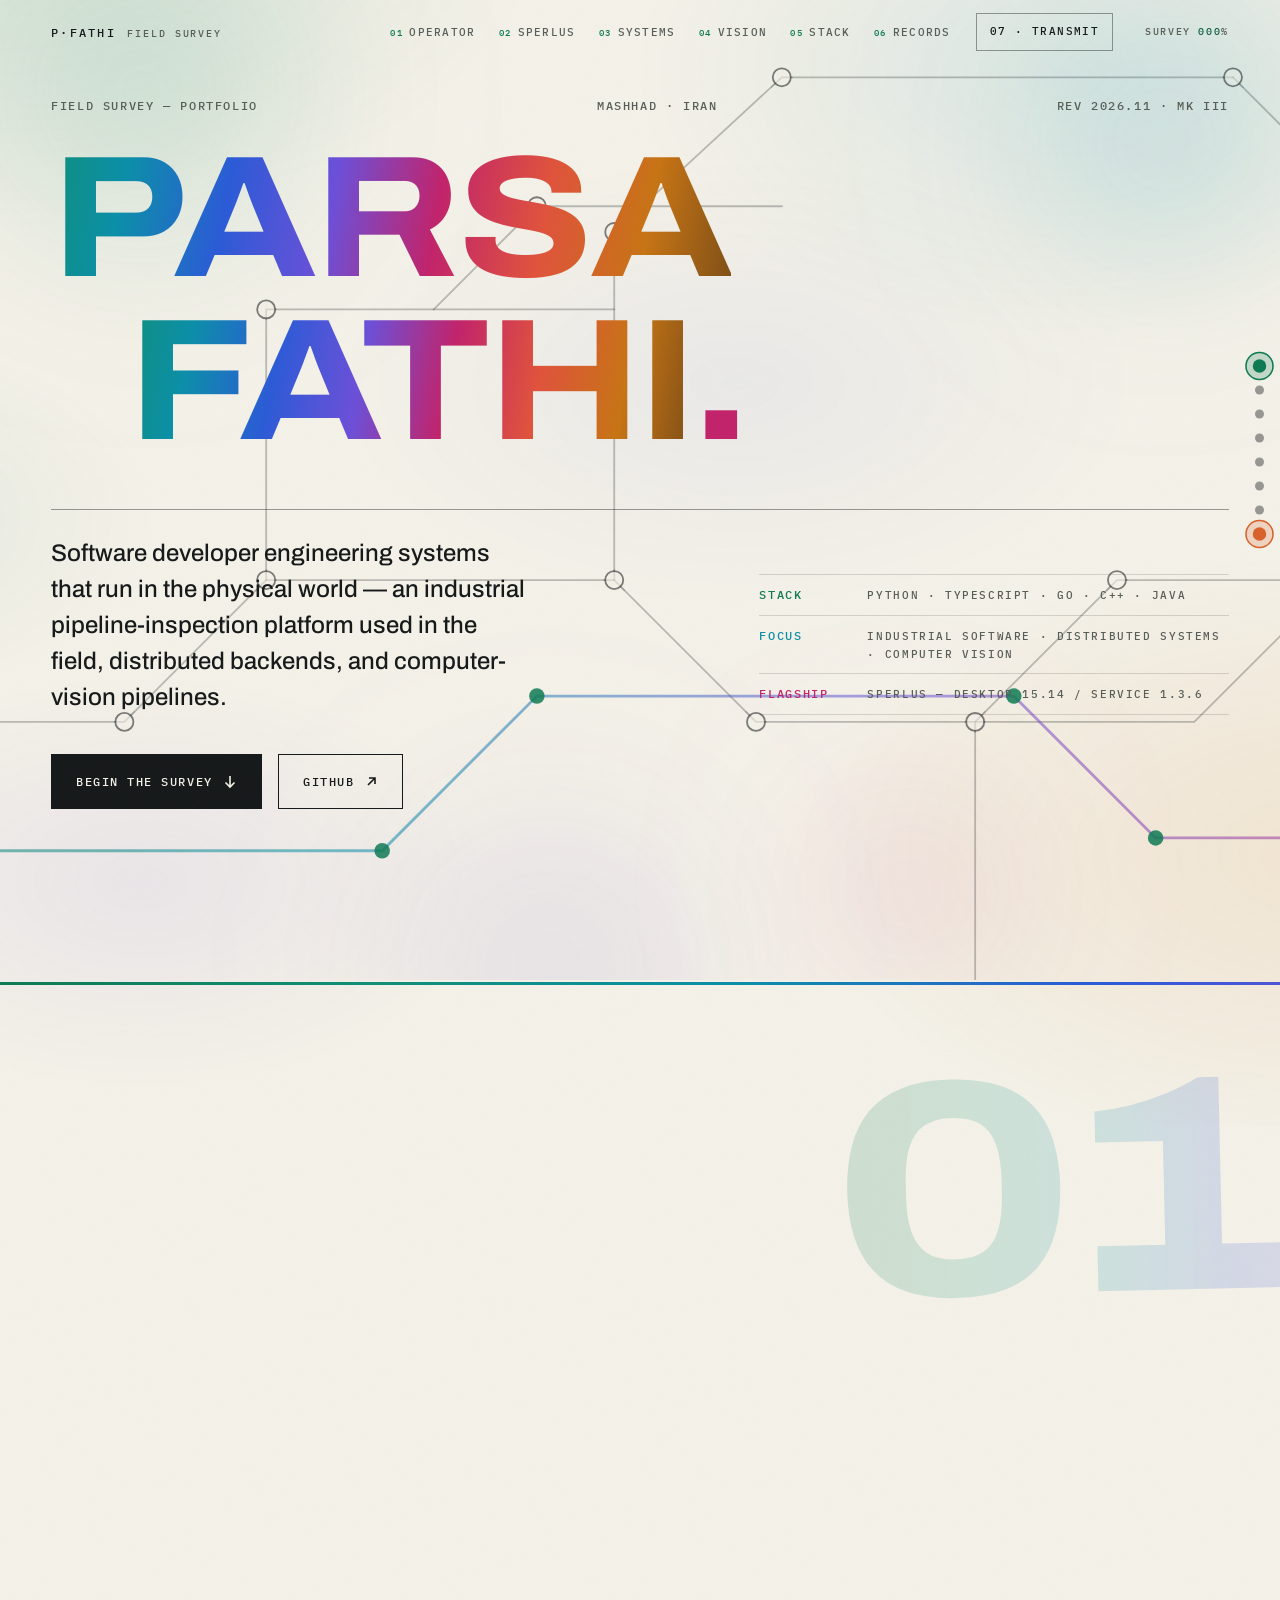
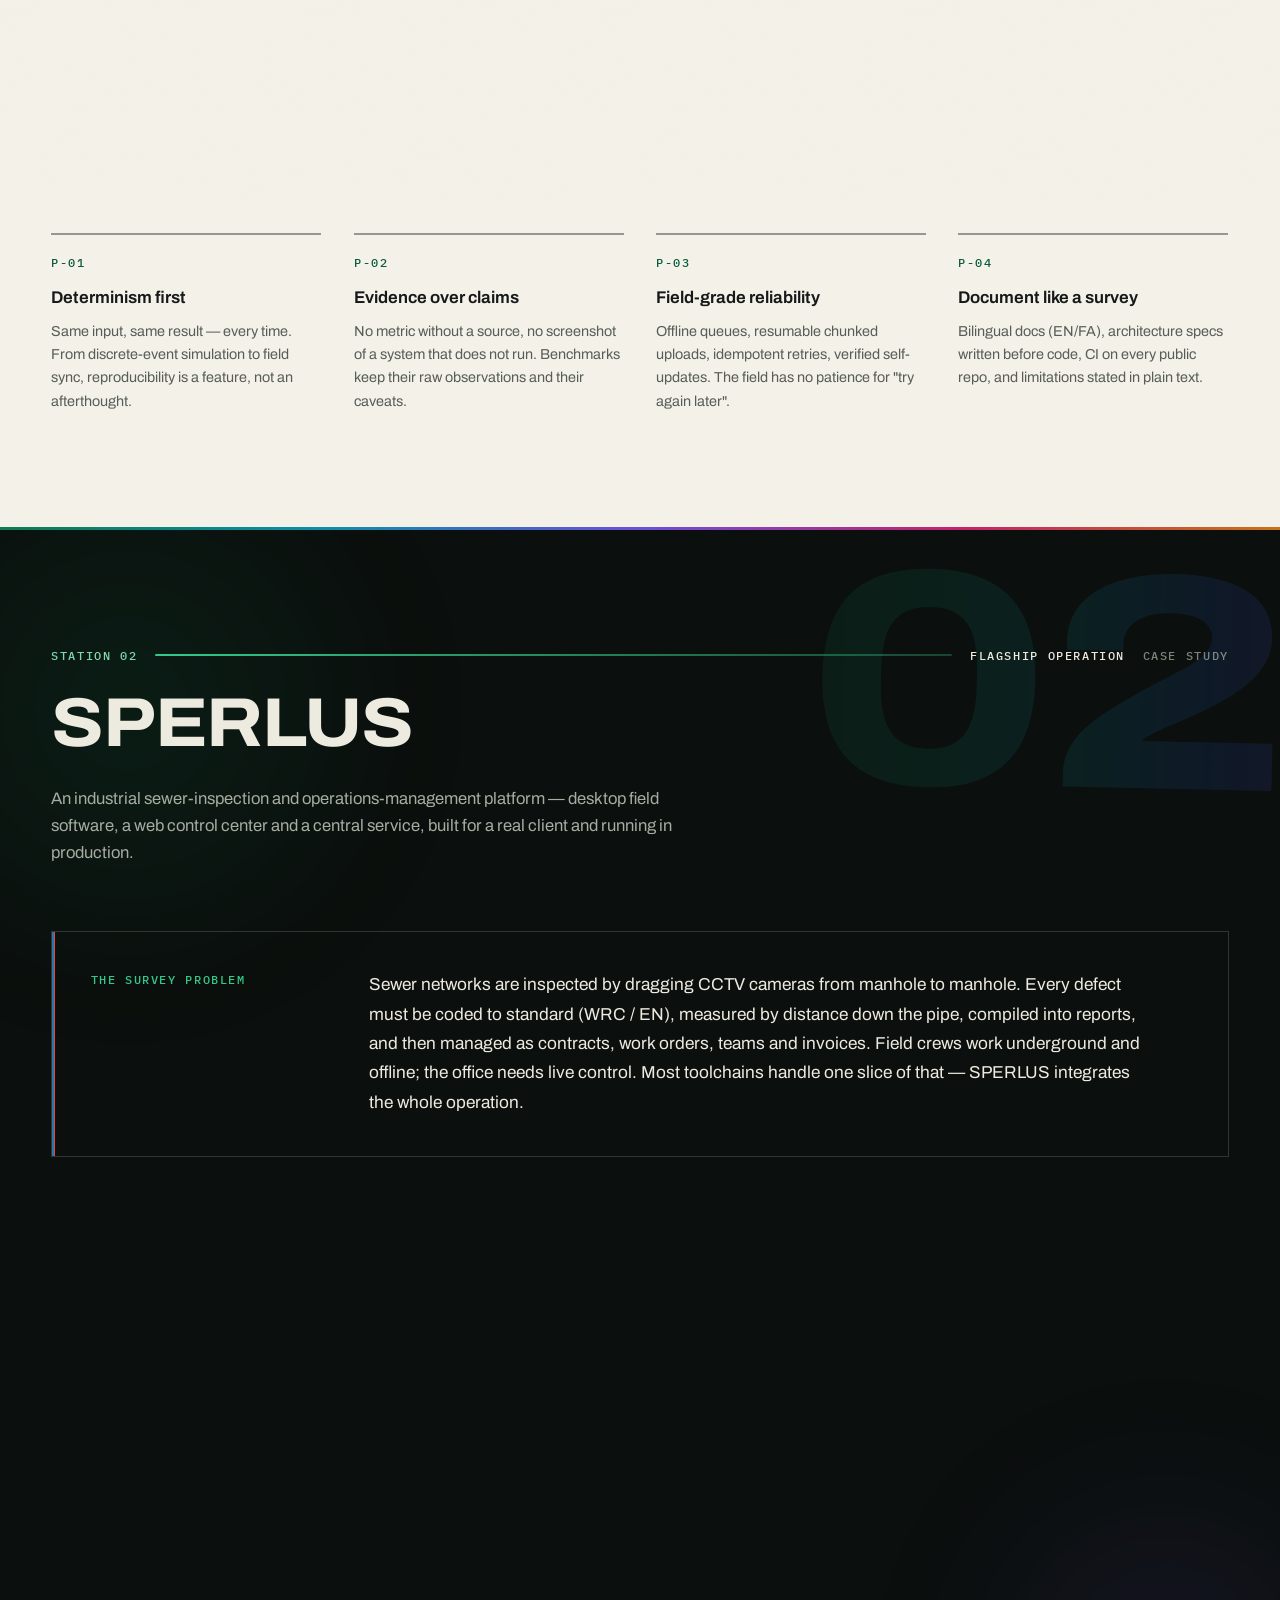
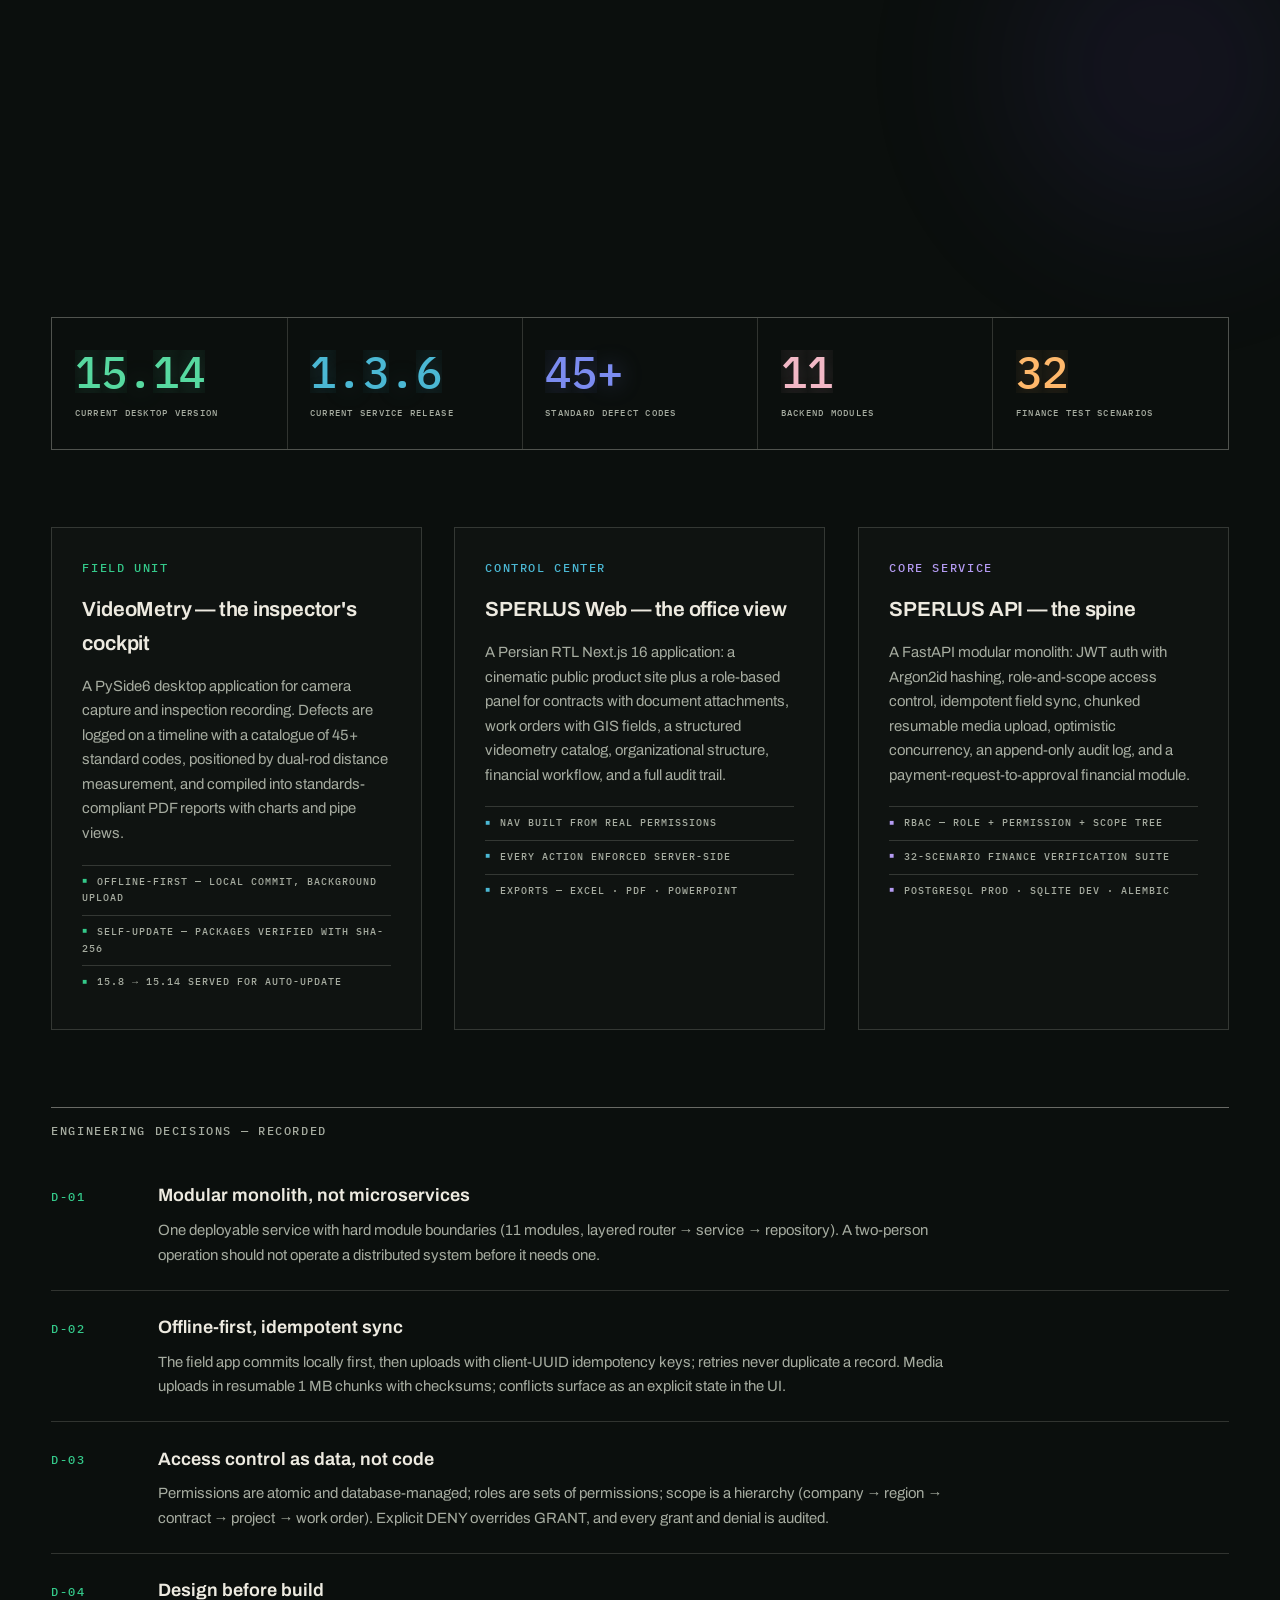
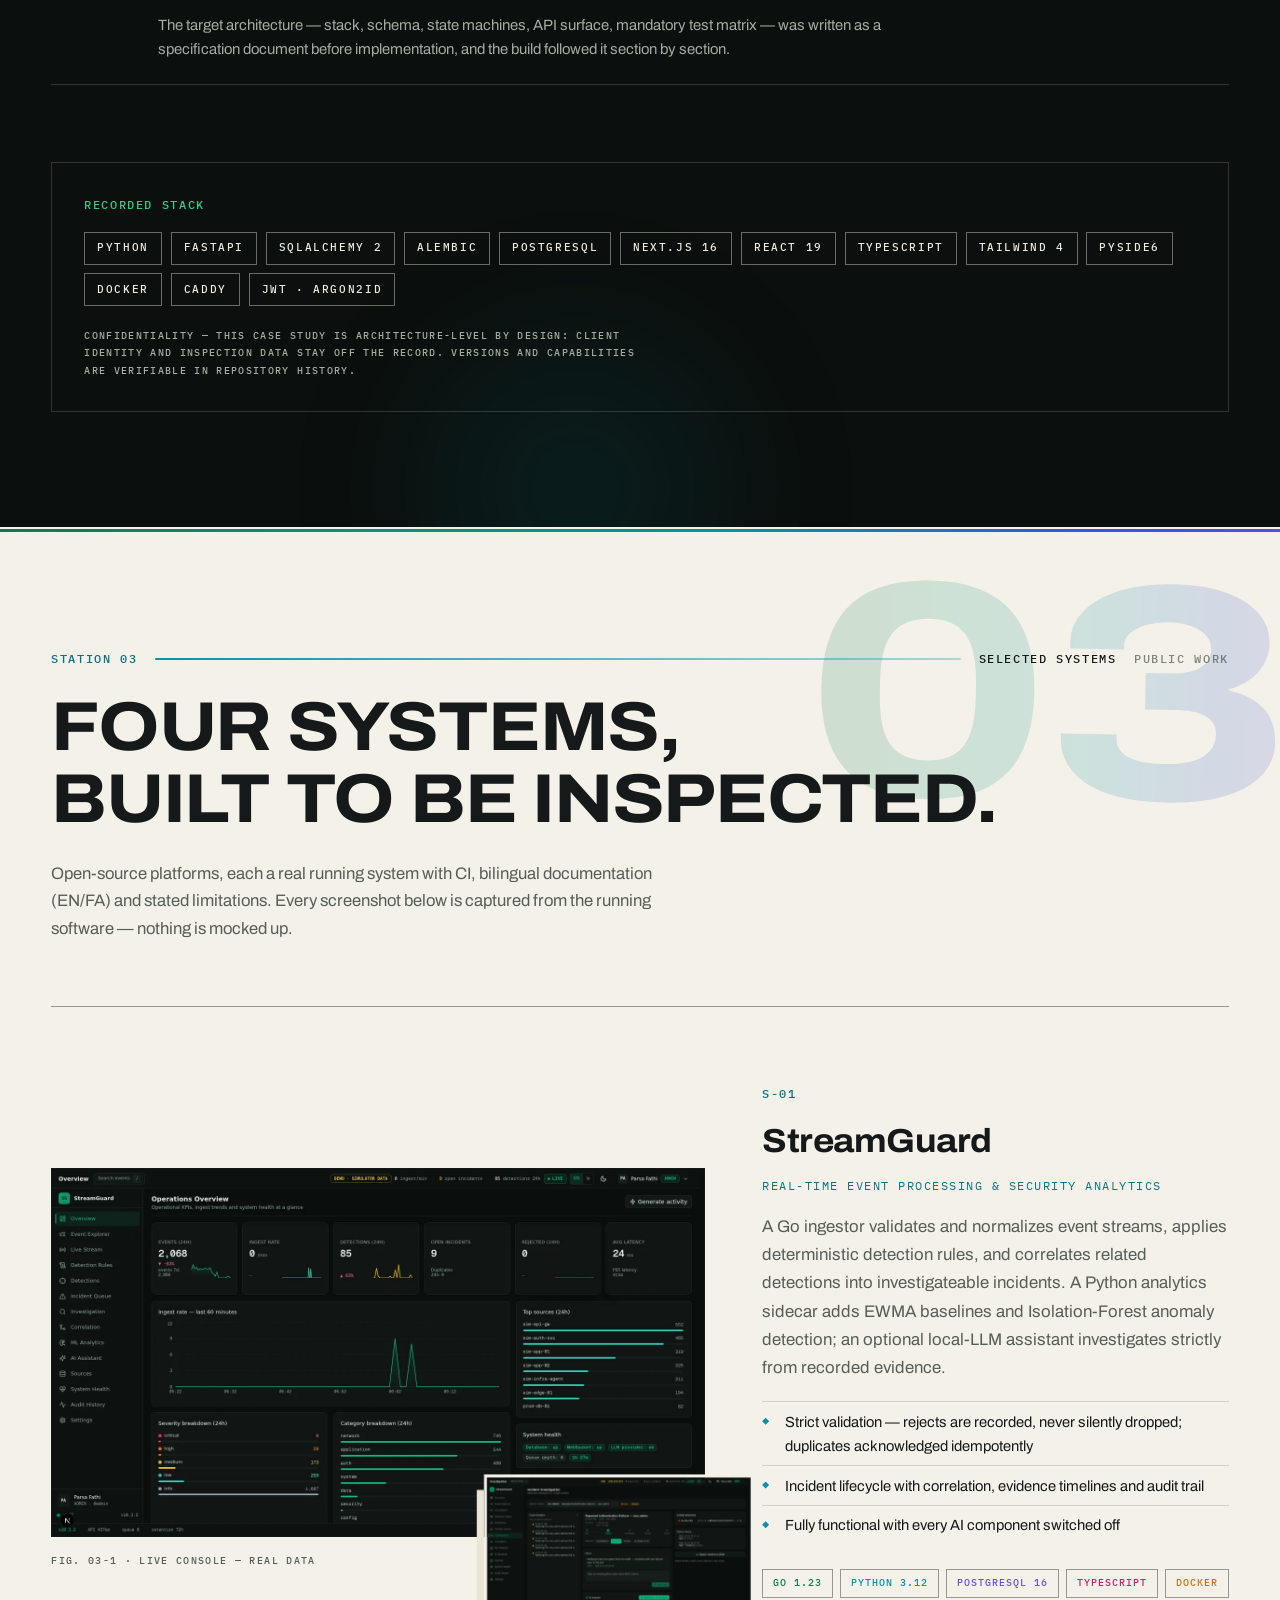
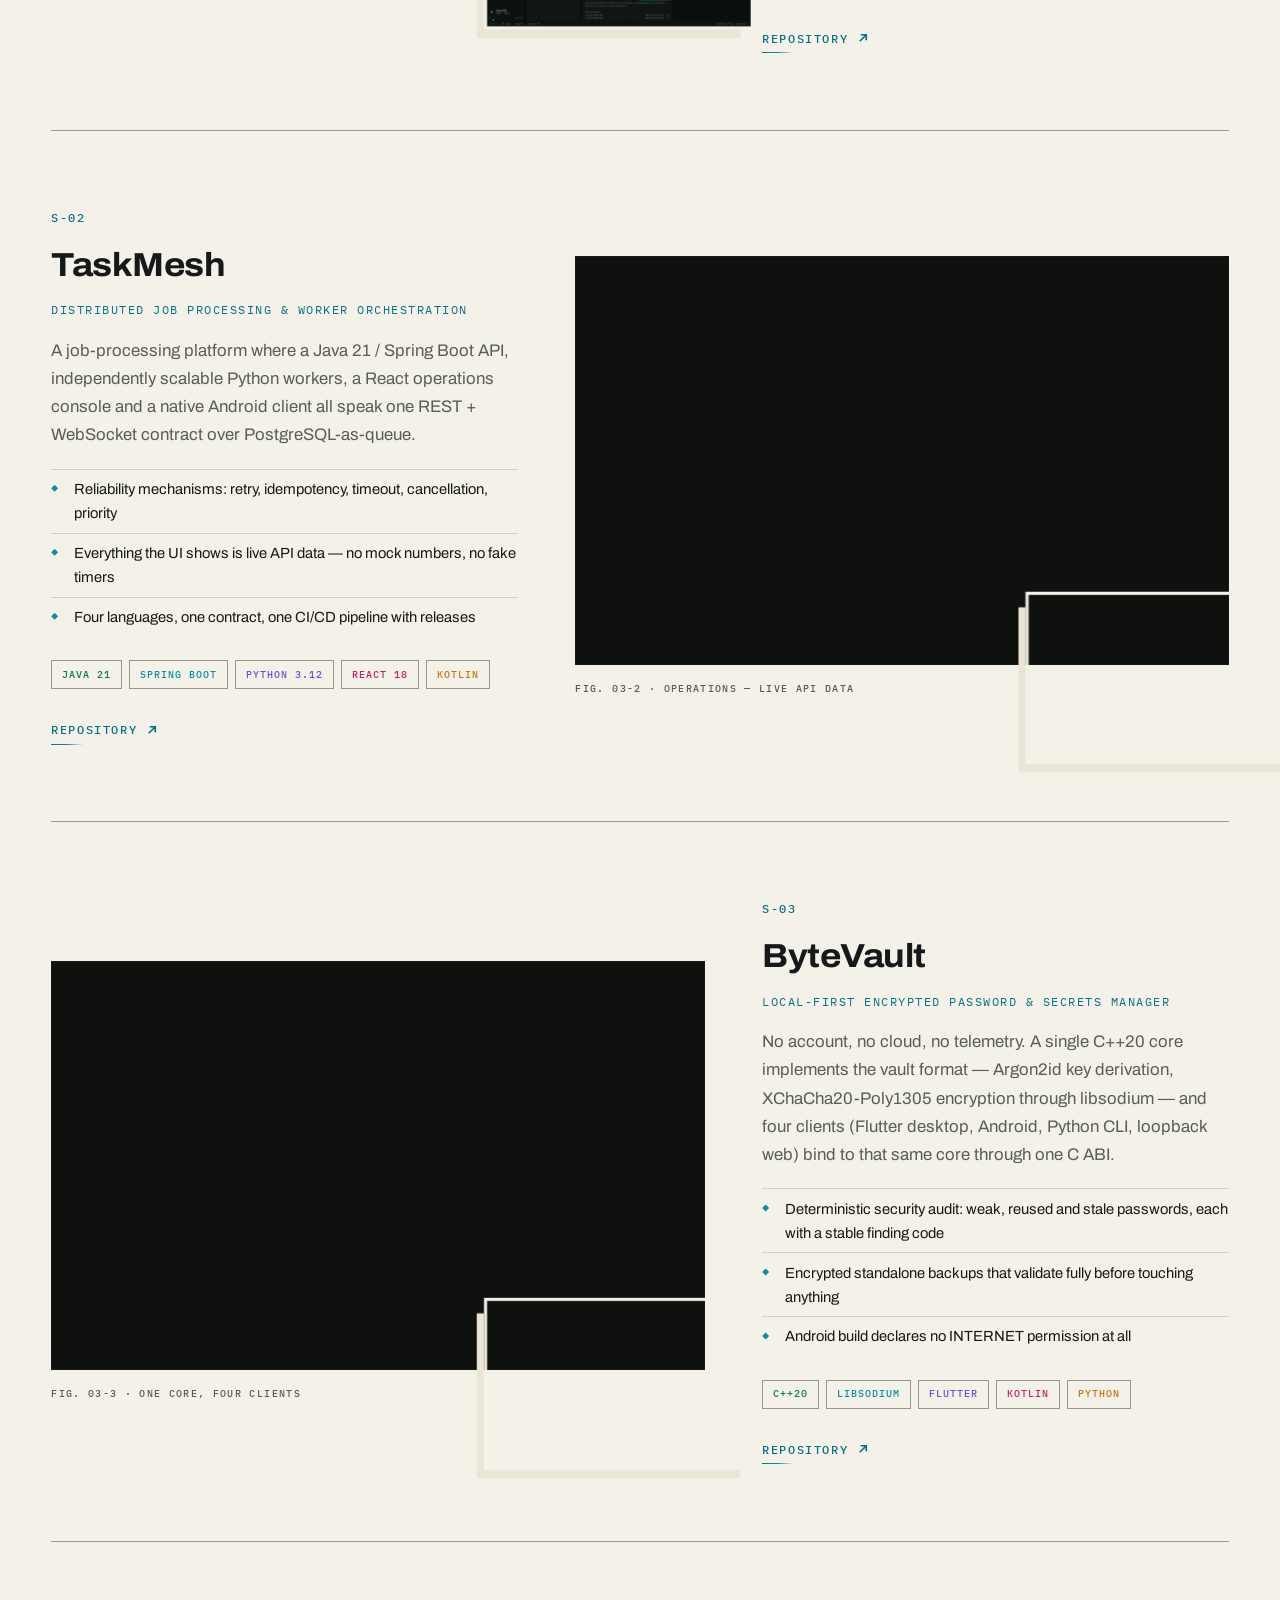
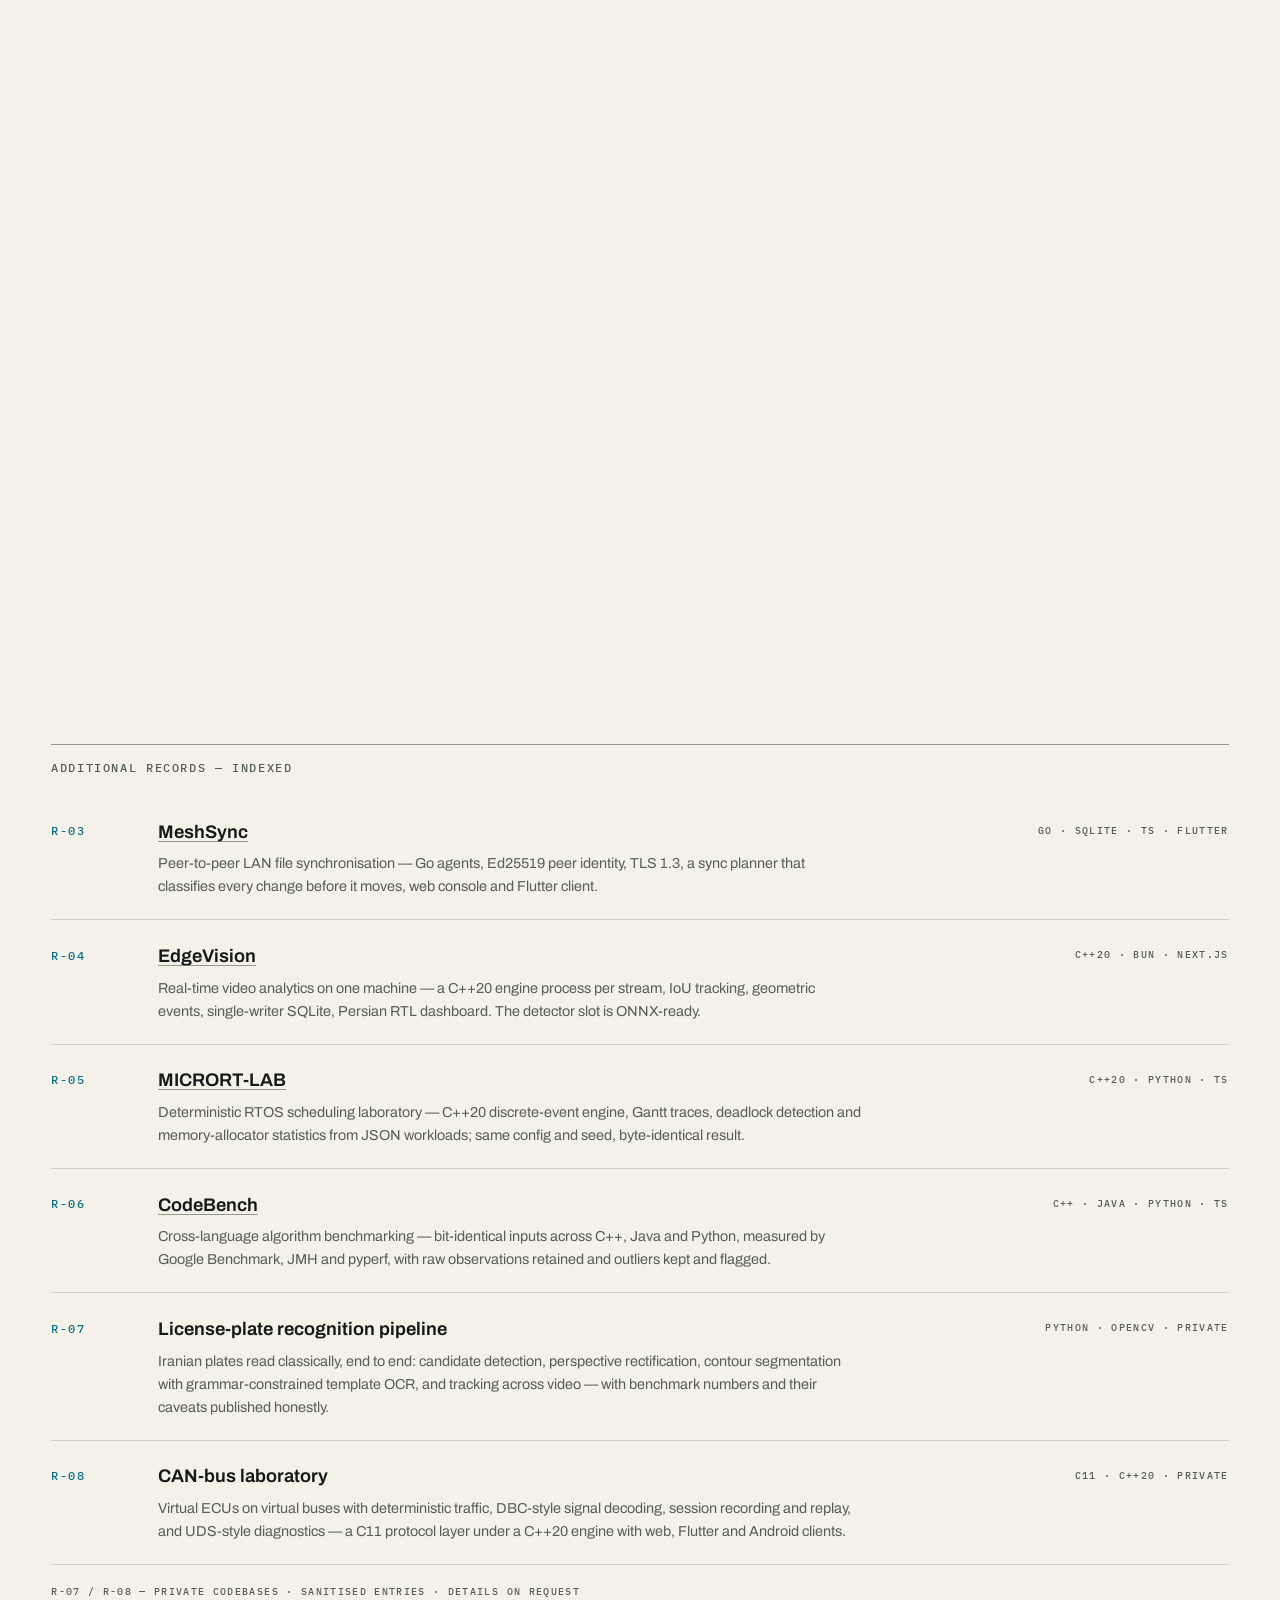
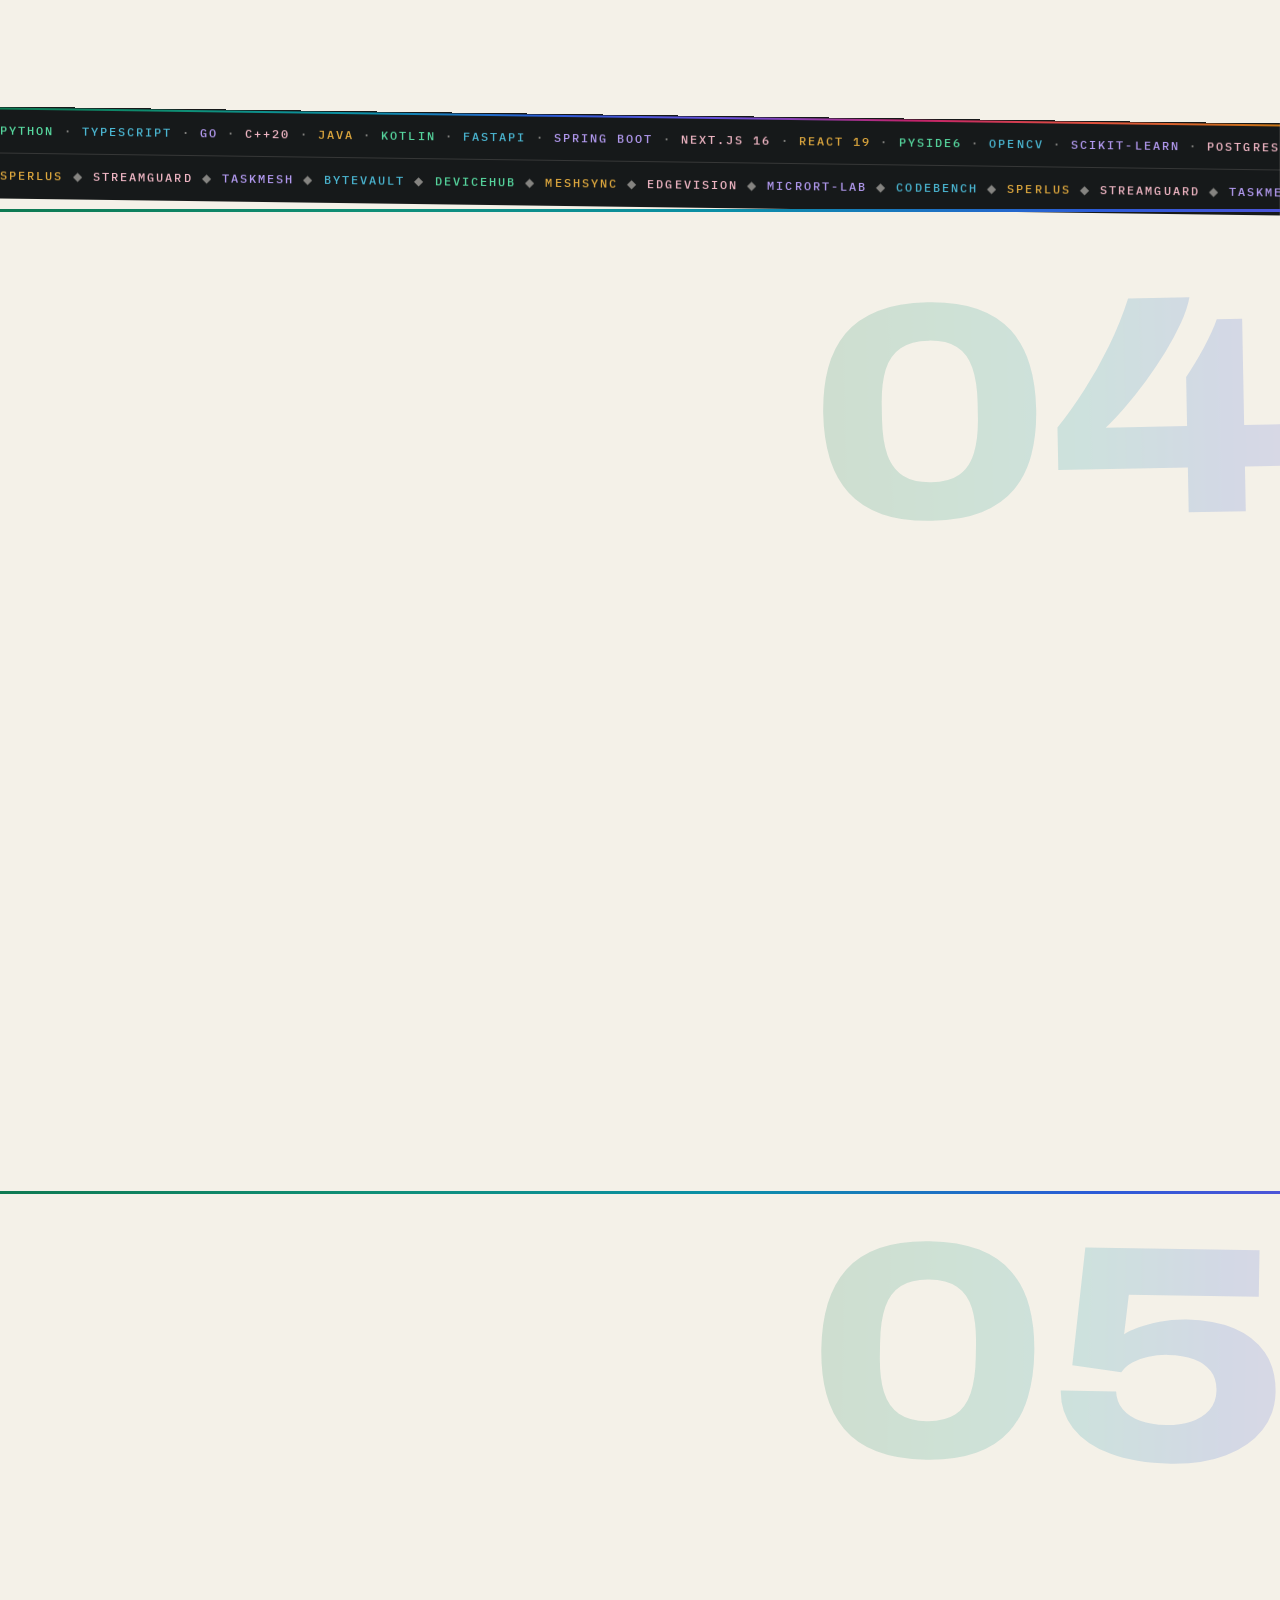
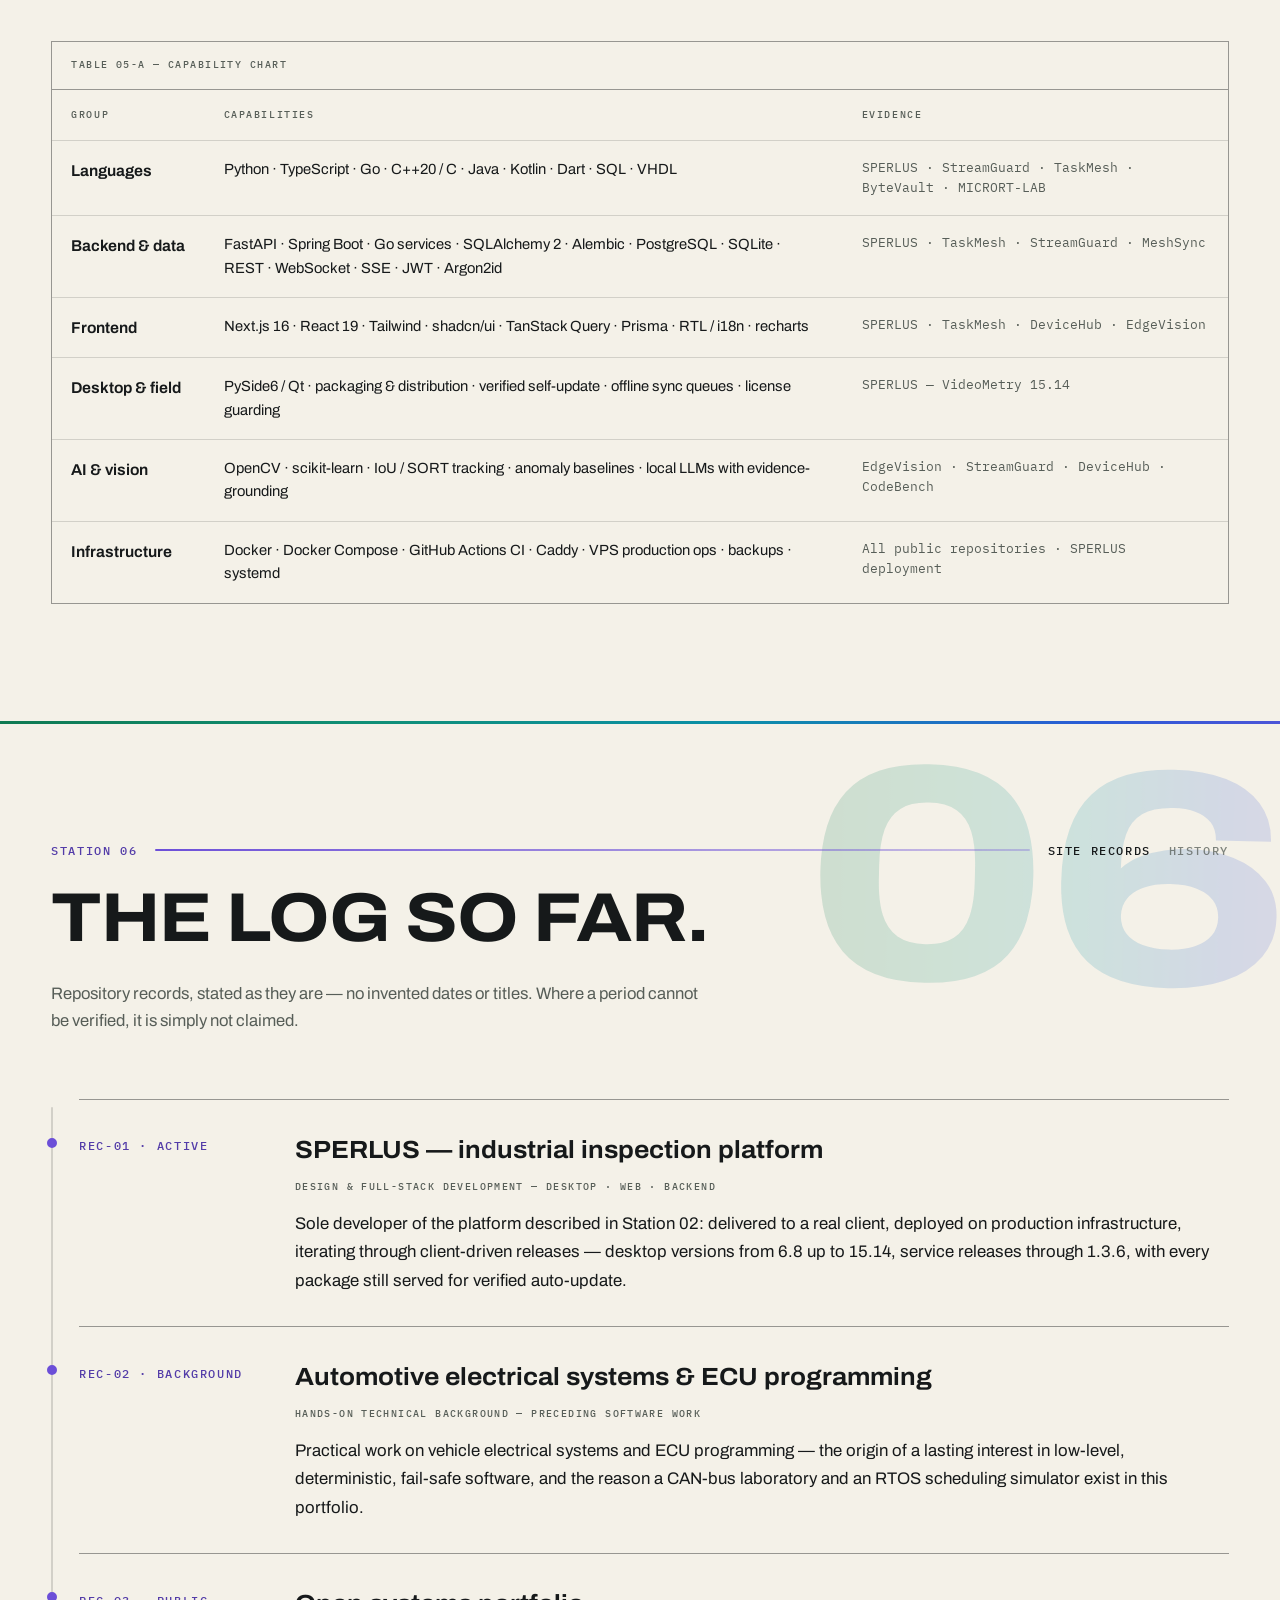
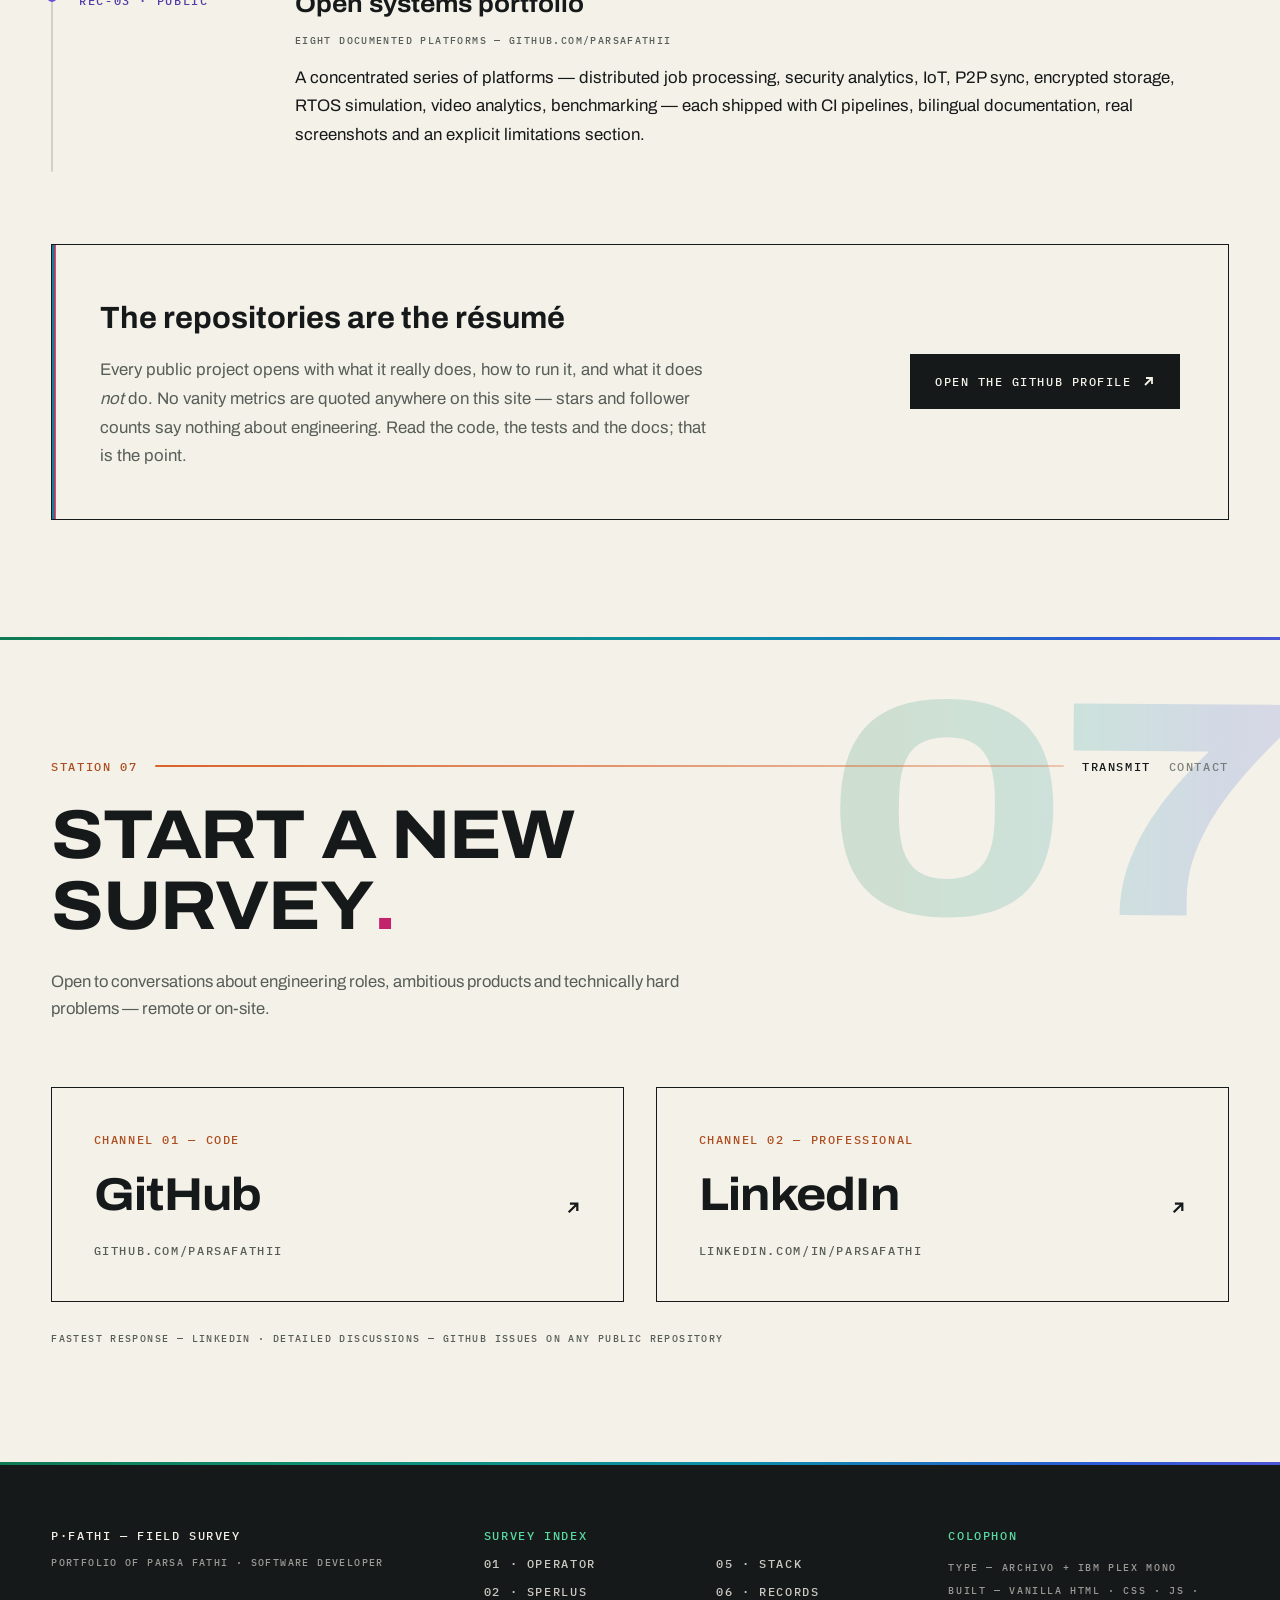
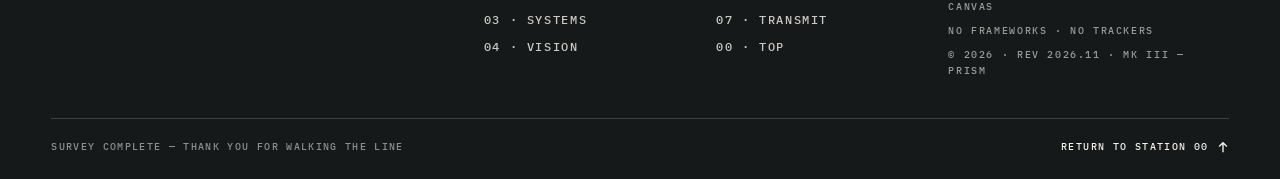
<file: index.html>
<!DOCTYPE html>
<html lang="en">
<head>
  <meta charset="UTF-8">
  <meta name="viewport" content="width=device-width, initial-scale=1">
  <title>Parsa Fathi — Software Developer</title>
  <meta name="description" content="Portfolio of Parsa Fathi — software developer building systems that run in the real world: SPERLUS, an industrial pipeline-inspection platform in production use, plus distributed backends and computer-vision pipelines. Python · TypeScript · Go · C++.">
  <meta name="author" content="Parsa Fathi">
  <meta name="color-scheme" content="light">
  <meta name="theme-color" content="#F4F1E8">
  <link rel="canonical" href="https://parsafathii.github.io/">

  <!-- Open Graph -->
  <meta property="og:type" content="website">
  <meta property="og:site_name" content="Parsa Fathi — Software Developer">
  <meta property="og:title" content="Parsa Fathi — Software Developer">
  <meta property="og:description" content="Systems that run in the real world: an industrial pipeline-inspection platform, distributed backends, computer-vision pipelines. Python · TypeScript · Go · C++.">
  <meta property="og:url" content="https://parsafathii.github.io/">
  <meta property="og:image" content="https://parsafathii.github.io/assets/img/og-cover.png">
  <meta property="og:image:width" content="1200">
  <meta property="og:image:height" content="630">
  <meta property="og:image:alt" content="Parsa Fathi — Software Developer. Field-survey portfolio cover.">
  <meta name="twitter:card" content="summary_large_image">
  <meta name="twitter:title" content="Parsa Fathi — Software Developer">
  <meta name="twitter:description" content="Systems that run in the real world: industrial inspection software, distributed backends, computer vision.">
  <meta name="twitter:image" content="https://parsafathii.github.io/assets/img/og-cover.png">

  <!-- Icons -->
  <link rel="icon" href="assets/img/favicon.svg" type="image/svg+xml">
  <link rel="icon" href="assets/img/favicon-48.png" sizes="48x48" type="image/png">
  <link rel="apple-touch-icon" href="assets/img/apple-touch-icon.png">

  <!-- Fonts -->
  <link rel="preload" href="assets/fonts/archivo-var-latin.woff2" as="font" type="font/woff2" crossorigin>
  <link rel="preload" href="assets/fonts/plexmono-500-latin.woff2" as="font" type="font/woff2" crossorigin>

  <link rel="stylesheet" href="assets/css/style.css">

  <script>document.documentElement.classList.add('js');</script>
  <script type="application/ld+json">
  {
    "@context": "https://schema.org",
    "@type": "Person",
    "name": "Parsa Fathi",
    "jobTitle": "Software Developer",
    "url": "https://parsafathii.github.io/",
    "sameAs": [
      "https://github.com/ParsaFathii",
      "https://www.linkedin.com/in/parsafathi"
    ],
    "address": { "@type": "PostalAddress", "addressLocality": "Mashhad", "addressCountry": "IR" },
    "knowsAbout": [
      "Software Engineering", "Python", "TypeScript", "Go", "C++", "Computer Vision",
      "Distributed Systems", "Desktop Application Development", "FastAPI", "Next.js"
    ]
  }
  </script>
</head>
<body data-station="00">
  <a class="skip-link" href="#main">Skip to content</a>

  <!-- Intro overlay (only when JS is available) -->
  <div class="preloader" aria-hidden="true">
    <div class="pre-inner">
      <p class="mono pre-label">CALIBRATING PRISM SURVEY GRID</p>
      <p class="pre-count mono" id="preCount">000</p>
      <div class="pre-bar"><span id="preBar"></span></div>
    </div>
  </div>

  <!-- Crosshair survey cursor (desktop, fine pointers only) -->
  <div class="crosshair" aria-hidden="true">
    <span class="ch-x"></span><span class="ch-y"></span>
    <span class="ch-dot"></span>
    <span class="ch-read mono" id="chRead">E 0000 · N 0000</span>
  </div>

  <header class="site-head" id="siteHead">
    <div class="head-inner">
      <a class="brand mono" href="#top">P·FATHI <span class="brand-sub">FIELD SURVEY</span></a>
      <nav class="site-nav" aria-label="Primary">
        <ul class="mono">
          <li><a href="#about" data-nav="about"><i>01</i>Operator</a></li>
          <li><a href="#sperlus" data-nav="sperlus"><i>02</i>Sperlus</a></li>
          <li><a href="#systems" data-nav="systems"><i>03</i>Systems</a></li>
          <li><a href="#vision" data-nav="vision"><i>04</i>Vision</a></li>
          <li><a href="#stack" data-nav="stack"><i>05</i>Stack</a></li>
          <li><a href="#records" data-nav="records"><i>06</i>Records</a></li>
        </ul>
        <a class="btn btn-mini mono" href="#contact" data-nav="contact">07 · Transmit</a>
      </nav>
      <button class="nav-toggle mono" id="navToggle" aria-expanded="false" aria-controls="mobileMenu" aria-label="Open menu">
        <span class="nt-lines"><span></span><span></span></span>
        <span class="nt-text">MENU</span>
      </button>
      <p class="survey-read mono" aria-hidden="true">SURVEY <span id="surveyPct">000</span>%</p>
    </div>
    <div class="head-progress" aria-hidden="true"><span id="headProgress"></span></div>
  </header>

  <!-- Mobile menu overlay -->
  <div class="mobile-menu" id="mobileMenu" hidden>
    <nav aria-label="Mobile">
      <ul>
        <li><a href="#about" class="mm-link"><i class="mono">01</i>The Operator</a></li>
        <li><a href="#sperlus" class="mm-link"><i class="mono">02</i>SPERLUS — Flagship</a></li>
        <li><a href="#systems" class="mm-link"><i class="mono">03</i>Selected Systems</a></li>
        <li><a href="#vision" class="mm-link"><i class="mono">04</i>Vision &amp; Research</a></li>
        <li><a href="#stack" class="mm-link"><i class="mono">05</i>Capability Chart</a></li>
        <li><a href="#records" class="mm-link"><i class="mono">06</i>Site Records</a></li>
        <li><a href="#contact" class="mm-link"><i class="mono">07</i>Transmit</a></li>
      </ul>
      <div class="mm-foot mono">
        <span>MASHHAD · IRAN</span>
        <a href="https://github.com/ParsaFathii" target="_blank" rel="noopener noreferrer">GITHUB ↗</a>
      </div>
    </nav>
  </div>

  <main id="main">

    <!-- ================= STATION 00 · HERO ================= -->
    <section class="hero" id="top" aria-label="Introduction">
      <svg class="hero-net" viewBox="0 0 1440 760" preserveAspectRatio="xMidYMid slice" aria-hidden="true">
        <defs>
          <linearGradient id="routeGrad" x1="0" y1="0" x2="1" y2="0">
            <stop offset="0" stop-color="#0E7A52"/>
            <stop offset=".35" stop-color="#0B8FA8"/>
            <stop offset=".65" stop-color="#6C4FD8"/>
            <stop offset="1" stop-color="#C2236B"/>
          </linearGradient>
        </defs>
        <g class="net-lines">
          <path pathLength="1" d="M-20 560 H320 L430 450 H700 L810 560 H1150 L1260 450 H1460" />
          <path pathLength="1" d="M180 760 V560" />
          <path pathLength="1" d="M430 450 V240 H700" />
          <path pathLength="1" d="M700 450 V180 L830 60 H1180" />
          <path pathLength="1" d="M980 760 V560 L1090 450 H1260" />
          <path pathLength="1" d="M560 240 L640 160 H830" />
          <path pathLength="1" class="route" d="M-20 660 H520 L640 540 H1010 L1120 650 H1460" />
          <path pathLength="1" d="M1180 60 L1300 180 V450" />
        </g>
        <g class="net-nodes">
          <circle cx="320" cy="560" r="7"/><circle cx="430" cy="450" r="7"/>
          <circle cx="700" cy="450" r="7"/><circle cx="810" cy="560" r="7"/>
          <circle cx="430" cy="240" r="7"/><circle cx="700" cy="180" r="7"/>
          <circle cx="830" cy="60" r="7"/><circle cx="1180" cy="60" r="7"/>
          <circle cx="980" cy="560" r="7"/><circle cx="1090" cy="450" r="7"/>
          <circle cx="640" cy="160" r="7"/><circle cx="1300" cy="180" r="7"/>
          <circle cx="520" cy="660" r="6" class="alt"/><circle cx="1010" cy="540" r="6" class="alt"/>
          <circle cx="1120" cy="650" r="6" class="alt"/><circle cx="640" cy="540" r="6" class="alt"/>
        </g>
      </svg>

      <div class="hero-orbs" aria-hidden="true"><span></span><span></span><span></span><span></span></div>

      <canvas class="hero-canvas" id="heroCanvas" aria-hidden="true"></canvas>

      <div class="container hero-inner">
        <div class="hero-meta mono" data-reveal>
          <span>FIELD SURVEY — PORTFOLIO</span>
          <span class="hm-mid">MASHHAD · IRAN</span>
          <span>REV 2026.11 · MK III</span>
        </div>

        <h1 class="hero-title">
          <span class="line"><span class="line-in">PARSA</span></span>
          <span class="line"><span class="line-in">FATHI</span><b class="tick" aria-hidden="true">.</b></span>
        </h1>

        <div class="hero-grid">
          <p class="hero-lede" data-reveal>
            Software developer engineering systems that run in the physical world —
            an industrial pipeline-inspection platform used in the field,
            distributed backends, and computer-vision pipelines.
          </p>
          <ul class="hero-specs mono" data-reveal>
            <li><span class="k">STACK</span><span class="v">Python · TypeScript · Go · C++ · Java</span></li>
            <li><span class="k">FOCUS</span><span class="v">Industrial software · Distributed systems · Computer vision</span></li>
            <li><span class="k">FLAGSHIP</span><span class="v">SPERLUS — desktop 15.14 / service 1.3.6</span></li>
          </ul>
        </div>

        <div class="hero-cta" data-reveal>
          <a class="btn btn-primary magnetic" href="#sperlus">Begin the survey
            <svg width="14" height="14" viewBox="0 0 14 14" aria-hidden="true"><path d="M7 1v10M2.5 7.5 7 12l4.5-4.5" fill="none" stroke="currentColor" stroke-width="1.6"/></svg>
          </a>
          <a class="btn btn-ghost magnetic" href="https://github.com/ParsaFathii" target="_blank" rel="noopener noreferrer">GitHub
            <svg width="13" height="13" viewBox="0 0 13 13" aria-hidden="true"><path d="M3 10 10 3M4 3h6v6" fill="none" stroke="currentColor" stroke-width="1.6"/></svg>
          </a>
        </div>
      </div>

      <div class="hero-foot mono container" data-reveal>
        <span>SCROLL — STATION 01</span>
        <span class="scroll-line" aria-hidden="true"></span>
        <span>N36.2972 · E59.6067</span>
      </div>
    </section>

    <div class="prism-divider" aria-hidden="true"></div>

    <!-- ================= STATION 01 · ABOUT ================= -->
    <section class="station about" id="about" aria-labelledby="about-title">
      <div class="ghost-no" aria-hidden="true">01</div>
      <div class="container">
        <header class="station-head" data-reveal>
          <div class="station-meta mono">
            <span class="station-no">STATION 01</span>
            <span class="station-rule" aria-hidden="true"></span>
            <span class="station-label">THE OPERATOR</span>
            <span class="station-side">PROFILE</span>
          </div>
          <h2 class="station-title" id="about-title">
            <span class="line"><span class="line-in">Software that survives</span></span>
            <span class="line"><span class="line-in">contact with reality.</span></span>
          </h2>
        </header>

        <div class="about-grid">
          <div class="about-lede">
            <p class="big-line" data-chars>I build software that has to work when it is raining, offline, and three metres underground.</p>
          </div>
          <div class="about-body" data-reveal>
            <p>My main work is <strong>SPERLUS</strong> — a sewer-inspection operations platform I designed and develop end to end: a field desktop program for CCTV pipe inspection, a role-based web control center, and the backend service that keeps them in sync. It is delivered to a real client, deployed on production infrastructure, and has been iterated through dozens of client-driven releases — the desktop software is currently at version 15.14.</p>
            <p>Before and alongside that, my background is in <strong>automotive electrical systems and ECU programming</strong>, which is where the interest in low-level, deterministic, fail-safe software comes from. That thread runs through everything: CAN-bus tooling, a real-time scheduling laboratory, C++ engines with zero-warning policies.</p>
            <p>I care about <strong>honest engineering</strong>: every number an interface shows comes from real data, synthetic data is labelled as synthetic, tests are deterministic, and each public repository documents its own limitations. The work is meant to be inspected — like everything else on this survey.</p>
          </div>
        </div>

        <ul class="principles" data-reveal>
          <li class="principle">
            <span class="mono p-no">P-01</span>
            <h3>Determinism first</h3>
            <p>Same input, same result — every time. From discrete-event simulation to field sync, reproducibility is a feature, not an afterthought.</p>
          </li>
          <li class="principle">
            <span class="mono p-no">P-02</span>
            <h3>Evidence over claims</h3>
            <p>No metric without a source, no screenshot of a system that does not run. Benchmarks keep their raw observations and their caveats.</p>
          </li>
          <li class="principle">
            <span class="mono p-no">P-03</span>
            <h3>Field-grade reliability</h3>
            <p>Offline queues, resumable chunked uploads, idempotent retries, verified self-updates. The field has no patience for "try again later".</p>
          </li>
          <li class="principle">
            <span class="mono p-no">P-04</span>
            <h3>Document like a survey</h3>
            <p>Bilingual docs (EN/FA), architecture specs written before code, CI on every public repo, and limitations stated in plain text.</p>
          </li>
        </ul>
      </div>
    </section>

    <!-- ================= STATION 02 · SPERLUS ================= -->
    <section class="station sperlus" id="sperlus" aria-labelledby="sperlus-title">
      <div class="aurora" aria-hidden="true"><span></span><span></span><span></span></div>
      <div class="ghost-no" aria-hidden="true">02</div>
      <div class="container">
        <header class="station-head" data-reveal>
          <div class="station-meta mono">
            <span class="station-no">STATION 02</span>
            <span class="station-rule" aria-hidden="true"></span>
            <span class="station-label">FLAGSHIP OPERATION</span>
            <span class="station-side">CASE STUDY</span>
          </div>
          <h2 class="station-title" id="sperlus-title">
            <span class="line"><span class="line-in">SPERLUS</span></span>
          </h2>
          <p class="station-sub">An industrial sewer-inspection and operations-management platform —
          desktop field software, a web control center and a central service,
          built for a real client and running in production.</p>
        </header>

        <div class="sperlus-problem" data-reveal>
          <div class="sp-label mono">THE SURVEY PROBLEM</div>
          <p>Sewer networks are inspected by dragging CCTV cameras from manhole to manhole. Every defect must be coded to standard (WRC / EN), measured by distance down the pipe, compiled into reports, and then managed as contracts, work orders, teams and invoices. Field crews work underground and offline; the office needs live control. Most toolchains handle one slice of that — SPERLUS integrates the whole operation.</p>
        </div>

        <figure class="arch-figure" data-reveal>
          <figcaption class="mono fig-cap">FIG. 02-A — SYSTEM ARCHITECTURE (SELF-DRAWING)</figcaption>
          <svg class="arch" viewBox="0 0 980 470" role="img" aria-labelledby="archTitle">
            <title id="archTitle">SPERLUS architecture: the VideoMetry desktop field unit and the Next.js web control center both talk to a central FastAPI service, which persists to PostgreSQL and a media store.</title>
            <g class="arch-lines">
              <path pathLength="1" d="M290 215 H390" class="sync"/>
              <path pathLength="1" d="M690 215 H590" class="rest"/>
              <path pathLength="1" d="M470 315 V380" class="flow-db"/>
              <path pathLength="1" d="M510 315 V345 H640 V380" class="flow-media"/>
            </g>
            <g class="arch-labels mono">
              <text x="340" y="183" text-anchor="middle">IDEMPOTENT SYNC</text>
              <text x="340" y="248" text-anchor="middle">CHUNKED MEDIA</text>
              <text x="640" y="193" text-anchor="middle">REST · WS</text>
              <text x="458" y="340" text-anchor="end">SQL · ALEMBIC</text>
              <text x="524" y="340" text-anchor="start">FS / S3-READY</text>
            </g>
            <g class="arch-boxes">
              <g class="abox">
                <path pathLength="1" d="M40 130h250v170H40Z"/>
                <text x="62" y="165" class="ab-title">FIELD UNIT</text>
                <text x="62" y="188" class="ab-sub">VideoMetry 15.14</text>
                <text x="62" y="212" class="ab-line">PySide6 · offline-first</text>
                <text x="62" y="232" class="ab-line">recording · dual-rod</text>
                <text x="62" y="252" class="ab-line">measurement · defect</text>
                <text x="62" y="272" class="ab-line">logging · WRC/EN PDF</text>
              </g>
              <g class="abox">
                <path pathLength="1" d="M390 105h200v210H390Z"/>
                <text x="412" y="140" class="ab-title">CORE SERVICE</text>
                <text x="412" y="163" class="ab-sub">SPERLUS API 1.3.6</text>
                <text x="412" y="187" class="ab-line">FastAPI · modular</text>
                <text x="412" y="207" class="ab-line">monolith — auth,</text>
                <text x="412" y="227" class="ab-line">RBAC scopes, sync,</text>
                <text x="412" y="247" class="ab-line">media, finance,</text>
                <text x="412" y="267" class="ab-line">audit · 11 modules</text>
              </g>
              <g class="abox">
                <path pathLength="1" d="M690 130h250v170H690Z"/>
                <text x="712" y="165" class="ab-title">CONTROL CENTER</text>
                <text x="712" y="188" class="ab-sub">SPERLUS Web 1.3.6</text>
                <text x="712" y="212" class="ab-line">Next.js 16 · Persian RTL</text>
                <text x="712" y="232" class="ab-line">contracts · work orders ·</text>
                <text x="712" y="252" class="ab-line">videometry catalog ·</text>
                <text x="712" y="272" class="ab-line">finance · audit</text>
              </g>
              <g class="abox small">
                <path pathLength="1" d="M400 380h140v56H400Z"/>
                <text x="470" y="405" text-anchor="middle" class="ab-db">POSTGRESQL 16</text>
                <text x="470" y="423" text-anchor="middle" class="ab-line">SQLite in dev</text>
              </g>
              <g class="abox small">
                <path pathLength="1" d="M570 380h140v56H570Z"/>
                <text x="640" y="405" text-anchor="middle" class="ab-db">MEDIA STORE</text>
                <text x="640" y="423" text-anchor="middle" class="ab-line">chunked · verified</text>
              </g>
            </g>
          </svg>
        </figure>

        <div class="sp-stats" data-reveal>
          <div class="stat">
            <span class="stat-n mono" data-count="15.14" data-decimals="2">15.14</span>
            <span class="stat-l mono">CURRENT DESKTOP VERSION</span>
          </div>
          <div class="stat">
            <span class="stat-n mono">1.3.6</span>
            <span class="stat-l mono">CURRENT SERVICE RELEASE</span>
          </div>
          <div class="stat">
            <span class="stat-n mono" data-count="45" data-suffix="+">45+</span>
            <span class="stat-l mono">STANDARD DEFECT CODES</span>
          </div>
          <div class="stat">
            <span class="stat-n mono" data-count="11">11</span>
            <span class="stat-l mono">BACKEND MODULES</span>
          </div>
          <div class="stat">
            <span class="stat-n mono" data-count="32">32</span>
            <span class="stat-l mono">FINANCE TEST SCENARIOS</span>
          </div>
        </div>

        <div class="sperlus-cols">
          <article class="sp-card" data-reveal>
            <span class="mono sp-tag">FIELD UNIT</span>
            <h3>VideoMetry — the inspector's cockpit</h3>
            <p>A PySide6 desktop application for camera capture and inspection recording. Defects are logged on a timeline with a catalogue of 45+ standard codes, positioned by dual-rod distance measurement, and compiled into standards-compliant PDF reports with charts and pipe views.</p>
            <ul class="mono sp-facts">
              <li>OFFLINE-FIRST — local commit, background upload</li>
              <li>SELF-UPDATE — packages verified with SHA-256</li>
              <li>15.8 → 15.14 SERVED FOR AUTO-UPDATE</li>
            </ul>
          </article>
          <article class="sp-card" data-reveal>
            <span class="mono sp-tag">CONTROL CENTER</span>
            <h3>SPERLUS Web — the office view</h3>
            <p>A Persian RTL Next.js 16 application: a cinematic public product site plus a role-based panel for contracts with document attachments, work orders with GIS fields, a structured videometry catalog, organizational structure, financial workflow, and a full audit trail.</p>
            <ul class="mono sp-facts">
              <li>NAV BUILT FROM REAL PERMISSIONS</li>
              <li>EVERY ACTION ENFORCED SERVER-SIDE</li>
              <li>EXPORTS — EXCEL · PDF · POWERPOINT</li>
            </ul>
          </article>
          <article class="sp-card" data-reveal>
            <span class="mono sp-tag">CORE SERVICE</span>
            <h3>SPERLUS API — the spine</h3>
            <p>A FastAPI modular monolith: JWT auth with Argon2id hashing, role-and-scope access control, idempotent field sync, chunked resumable media upload, optimistic concurrency, an append-only audit log, and a payment-request-to-approval financial module.</p>
            <ul class="mono sp-facts">
              <li>RBAC — ROLE + PERMISSION + SCOPE TREE</li>
              <li>32-SCENARIO FINANCE VERIFICATION SUITE</li>
              <li>POSTGRESQL PROD · SQLITE DEV · ALEMBIC</li>
            </ul>
          </article>
        </div>

        <div class="decisions" data-reveal>
          <div class="dec-head mono">ENGINEERING DECISIONS — RECORDED</div>
          <ol class="dec-list">
            <li>
              <span class="mono d-no">D-01</span>
              <div><h3>Modular monolith, not microservices</h3>
              <p>One deployable service with hard module boundaries (11 modules, layered router → service → repository). A two-person operation should not operate a distributed system before it needs one.</p></div>
            </li>
            <li>
              <span class="mono d-no">D-02</span>
              <div><h3>Offline-first, idempotent sync</h3>
              <p>The field app commits locally first, then uploads with client-UUID idempotency keys; retries never duplicate a record. Media uploads in resumable 1&nbsp;MB chunks with checksums; conflicts surface as an explicit state in the UI.</p></div>
            </li>
            <li>
              <span class="mono d-no">D-03</span>
              <div><h3>Access control as data, not code</h3>
              <p>Permissions are atomic and database-managed; roles are sets of permissions; scope is a hierarchy (company → region → contract → project → work order). Explicit DENY overrides GRANT, and every grant and denial is audited.</p></div>
            </li>
            <li>
              <span class="mono d-no">D-04</span>
              <div><h3>Design before build</h3>
              <p>The target architecture — stack, schema, state machines, API surface, mandatory test matrix — was written as a specification document before implementation, and the build followed it section by section.</p></div>
            </li>
          </ol>
        </div>

        <div class="sp-stack" data-reveal>
          <div class="mono sp-stack-label">RECORDED STACK</div>
          <ul class="mono chips">
            <li>Python</li><li>FastAPI</li><li>SQLAlchemy 2</li><li>Alembic</li><li>PostgreSQL</li>
            <li>Next.js 16</li><li>React 19</li><li>TypeScript</li><li>Tailwind 4</li><li>PySide6</li>
            <li>Docker</li><li>Caddy</li><li>JWT · Argon2id</li>
          </ul>
          <p class="mono sp-note">CONFIDENTIALITY — this case study is architecture-level by design: client identity and inspection data stay off the record. Versions and capabilities are verifiable in repository history.</p>
        </div>
      </div>
    </section>
    <div class="prism-divider" aria-hidden="true"></div>

    <!-- ================= STATION 03 · SYSTEMS ================= -->
    <section class="station systems" id="systems" aria-labelledby="systems-title">
      <div class="ghost-no" aria-hidden="true">03</div>
      <div class="container">
        <header class="station-head" data-reveal>
          <div class="station-meta mono">
            <span class="station-no">STATION 03</span>
            <span class="station-rule" aria-hidden="true"></span>
            <span class="station-label">SELECTED SYSTEMS</span>
            <span class="station-side">PUBLIC WORK</span>
          </div>
          <h2 class="station-title" id="systems-title">
            <span class="line"><span class="line-in">Four systems,</span></span>
            <span class="line"><span class="line-in">built to be inspected.</span></span>
          </h2>
          <p class="station-sub">Open-source platforms, each a real running system with CI, bilingual
          documentation (EN/FA) and stated limitations. Every screenshot below is captured from the
          running software — nothing is mocked up.</p>
        </header>

        <article class="feature" id="s-01">
          <div class="feature-media" data-reveal="media">
            <figure class="shot shot-main">
              <img src="assets/img/streamguard-overview.webp" width="1400" height="788" loading="lazy" decoding="async" alt="StreamGuard console overview: live event stream, detection rules and incident queue fed by real data.">
            </figure>
            <figure class="shot shot-sub">
              <img src="assets/img/streamguard-incident.webp" width="1400" height="788" loading="lazy" decoding="async" alt="StreamGuard incident investigation view with evidence timeline and notes.">
            </figure>
            <span class="mono shot-cap">FIG. 03-1 · LIVE CONSOLE — REAL DATA</span>
          </div>
          <div class="feature-body" data-reveal>
            <div class="feature-no mono">S-01</div>
            <h3>StreamGuard</h3>
            <p class="feature-tag">Real-time event processing &amp; security analytics</p>
            <p class="feature-desc">A Go ingestor validates and normalizes event streams, applies deterministic detection rules, and correlates related detections into investigateable incidents. A Python analytics sidecar adds EWMA baselines and Isolation-Forest anomaly detection; an optional local-LLM assistant investigates strictly from recorded evidence.</p>
            <ul class="feature-points">
              <li>Strict validation — rejects are recorded, never silently dropped; duplicates acknowledged idempotently</li>
              <li>Incident lifecycle with correlation, evidence timelines and audit trail</li>
              <li>Fully functional with every AI component switched off</li>
            </ul>
            <ul class="stack-tags mono" aria-label="Technologies">
              <li>Go 1.23</li><li>Python 3.12</li><li>PostgreSQL 16</li><li>TypeScript</li><li>Docker</li>
            </ul>
            <a class="record-link mono" href="https://github.com/ParsaFathii/StreamGuard" target="_blank" rel="noopener noreferrer">REPOSITORY
              <svg width="12" height="12" viewBox="0 0 13 13" aria-hidden="true"><path d="M3 10 10 3M4 3h6v6" fill="none" stroke="currentColor" stroke-width="1.8"/></svg>
            </a>
          </div>
        </article>

        <article class="feature feature-flip" id="s-02">
          <div class="feature-media" data-reveal="media">
            <figure class="shot shot-main">
              <img src="assets/img/taskmesh-operations.webp" width="1400" height="875" loading="lazy" decoding="async" alt="TaskMesh operations dashboard: queue lanes, worker fleet and a live event ticker.">
            </figure>
            <figure class="shot shot-sub">
              <img src="assets/img/taskmesh-job-detail.webp" width="1400" height="875" loading="lazy" decoding="async" alt="TaskMesh job detail: timeline, attempts and a live log console streaming over WebSocket.">
            </figure>
            <span class="mono shot-cap">FIG. 03-2 · OPERATIONS — LIVE API DATA</span>
          </div>
          <div class="feature-body" data-reveal>
            <div class="feature-no mono">S-02</div>
            <h3>TaskMesh</h3>
            <p class="feature-tag">Distributed job processing &amp; worker orchestration</p>
            <p class="feature-desc">A job-processing platform where a Java 21 / Spring Boot API, independently scalable Python workers, a React operations console and a native Android client all speak one REST + WebSocket contract over PostgreSQL-as-queue.</p>
            <ul class="feature-points">
              <li>Reliability mechanisms: retry, idempotency, timeout, cancellation, priority</li>
              <li>Everything the UI shows is live API data — no mock numbers, no fake timers</li>
              <li>Four languages, one contract, one CI/CD pipeline with releases</li>
            </ul>
            <ul class="stack-tags mono" aria-label="Technologies">
              <li>Java 21</li><li>Spring Boot</li><li>Python 3.12</li><li>React 18</li><li>Kotlin</li>
            </ul>
            <a class="record-link mono" href="https://github.com/ParsaFathii/TaskMesh" target="_blank" rel="noopener noreferrer">REPOSITORY
              <svg width="12" height="12" viewBox="0 0 13 13" aria-hidden="true"><path d="M3 10 10 3M4 3h6v6" fill="none" stroke="currentColor" stroke-width="1.8"/></svg>
            </a>
          </div>
        </article>

        <article class="feature" id="s-03">
          <div class="feature-media" data-reveal="media">
            <figure class="shot shot-main">
              <img src="assets/img/bytevault-vault.webp" width="1400" height="875" loading="lazy" decoding="async" alt="ByteVault vault overview: search, categories and one-tap copy, with synthetic demo entries.">
            </figure>
            <figure class="shot shot-sub">
              <img src="assets/img/bytevault-unlock.webp" width="1400" height="875" loading="lazy" decoding="async" alt="ByteVault unlock screen.">
            </figure>
            <span class="mono shot-cap">FIG. 03-3 · ONE CORE, FOUR CLIENTS</span>
          </div>
          <div class="feature-body" data-reveal>
            <div class="feature-no mono">S-03</div>
            <h3>ByteVault</h3>
            <p class="feature-tag">Local-first encrypted password &amp; secrets manager</p>
            <p class="feature-desc">No account, no cloud, no telemetry. A single C++20 core implements the vault format — Argon2id key derivation, XChaCha20-Poly1305 encryption through libsodium — and four clients (Flutter desktop, Android, Python CLI, loopback web) bind to that same core through one C ABI.</p>
            <ul class="feature-points">
              <li>Deterministic security audit: weak, reused and stale passwords, each with a stable finding code</li>
              <li>Encrypted standalone backups that validate fully before touching anything</li>
              <li>Android build declares no INTERNET permission at all</li>
            </ul>
            <ul class="stack-tags mono" aria-label="Technologies">
              <li>C++20</li><li>libsodium</li><li>Flutter</li><li>Kotlin</li><li>Python</li>
            </ul>
            <a class="record-link mono" href="https://github.com/ParsaFathii/ByteVault" target="_blank" rel="noopener noreferrer">REPOSITORY
              <svg width="12" height="12" viewBox="0 0 13 13" aria-hidden="true"><path d="M3 10 10 3M4 3h6v6" fill="none" stroke="currentColor" stroke-width="1.8"/></svg>
            </a>
          </div>
        </article>

        <article class="feature feature-flip" id="s-04">
          <div class="feature-media" data-reveal="media">
            <figure class="shot shot-main">
              <img src="assets/img/devicehub-overview.webp" width="1400" height="875" loading="lazy" decoding="async" alt="DeviceHub fleet overview: KPIs, live charts and fleet health, fed by clearly-labelled simulator data.">
            </figure>
            <span class="mono shot-cap">FIG. 03-4 · EDGE-TO-CLOUD, FAILURE-INJECTED</span>
          </div>
          <div class="feature-body" data-reveal>
            <div class="feature-no mono">S-04</div>
            <h3>DeviceHub</h3>
            <p class="feature-tag">IoT device management, edge gateway &amp; telemetry analytics</p>
            <p class="feature-desc">Devices publish over real MQTT (QoS 1) to an internal broker. An edge gateway validates every message, deduplicates, buffers to a durable SQLite spool that survives crashes, and runs automation rules at the edge. A Next.js backend enforces role-based access; a FastAPI service runs anomaly detection.</p>
            <ul class="feature-points">
              <li>Verified under failure injection: backend outages, kill -9 with a full spool, duplicate deliveries, broker restarts</li>
              <li>AI diagnostics are advisory-only and act only after explicit human confirmation</li>
              <li>Six services, one repository, every simulator labelled as simulator</li>
            </ul>
            <ul class="stack-tags mono" aria-label="Technologies">
              <li>TypeScript</li><li>MQTT</li><li>Python</li><li>FastAPI</li><li>scikit-learn</li>
            </ul>
            <a class="record-link mono" href="https://github.com/ParsaFathii/DeviceHub" target="_blank" rel="noopener noreferrer">REPOSITORY
              <svg width="12" height="12" viewBox="0 0 13 13" aria-hidden="true"><path d="M3 10 10 3M4 3h6v6" fill="none" stroke="currentColor" stroke-width="1.8"/></svg>
            </a>
          </div>
        </article>

        <div class="records-index" data-reveal>
          <div class="dec-head mono">ADDITIONAL RECORDS — INDEXED</div>
          <ul class="ri-list">
            <li>
              <span class="mono ri-no">R-03</span>
              <div class="ri-main">
                <h3><a href="https://github.com/ParsaFathii/MeshSync" target="_blank" rel="noopener noreferrer">MeshSync</a></h3>
                <p>Peer-to-peer LAN file synchronisation — Go agents, Ed25519 peer identity, TLS 1.3, a sync planner that classifies every change before it moves, web console and Flutter client.</p>
              </div>
              <span class="mono ri-stack">GO · SQLITE · TS · FLUTTER</span>
            </li>
            <li>
              <span class="mono ri-no">R-04</span>
              <div class="ri-main">
                <h3><a href="https://github.com/ParsaFathii/EdgeVision" target="_blank" rel="noopener noreferrer">EdgeVision</a></h3>
                <p>Real-time video analytics on one machine — a C++20 engine process per stream, IoU tracking, geometric events, single-writer SQLite, Persian RTL dashboard. The detector slot is ONNX-ready.</p>
              </div>
              <span class="mono ri-stack">C++20 · BUN · NEXT.JS</span>
            </li>
            <li>
              <span class="mono ri-no">R-05</span>
              <div class="ri-main">
                <h3><a href="https://github.com/ParsaFathii/MICRORT-LAB" target="_blank" rel="noopener noreferrer">MICRORT-LAB</a></h3>
                <p>Deterministic RTOS scheduling laboratory — C++20 discrete-event engine, Gantt traces, deadlock detection and memory-allocator statistics from JSON workloads; same config and seed, byte-identical result.</p>
              </div>
              <span class="mono ri-stack">C++20 · PYTHON · TS</span>
            </li>
            <li>
              <span class="mono ri-no">R-06</span>
              <div class="ri-main">
                <h3><a href="https://github.com/ParsaFathii/CodeBench" target="_blank" rel="noopener noreferrer">CodeBench</a></h3>
                <p>Cross-language algorithm benchmarking — bit-identical inputs across C++, Java and Python, measured by Google Benchmark, JMH and pyperf, with raw observations retained and outliers kept and flagged.</p>
              </div>
              <span class="mono ri-stack">C++ · JAVA · PYTHON · TS</span>
            </li>
            <li>
              <span class="mono ri-no">R-07</span>
              <div class="ri-main">
                <h3>License-plate recognition pipeline</h3>
                <p>Iranian plates read classically, end to end: candidate detection, perspective rectification, contour segmentation with grammar-constrained template OCR, and tracking across video — with benchmark numbers and their caveats published honestly.</p>
              </div>
              <span class="mono ri-stack">PYTHON · OPENCV · PRIVATE</span>
            </li>
            <li>
              <span class="mono ri-no">R-08</span>
              <div class="ri-main">
                <h3>CAN-bus laboratory</h3>
                <p>Virtual ECUs on virtual buses with deterministic traffic, DBC-style signal decoding, session recording and replay, and UDS-style diagnostics — a C11 protocol layer under a C++20 engine with web, Flutter and Android clients.</p>
              </div>
              <span class="mono ri-stack">C11 · C++20 · PRIVATE</span>
            </li>
          </ul>
          <p class="mono ri-note">R-07 / R-08 — PRIVATE CODEBASES · SANITISED ENTRIES · DETAILS ON REQUEST</p>
        </div>
      </div>
    </section>

    <!-- ================= MARQUEE ================= -->
    <div class="marquee" aria-hidden="true">
      <div class="marquee-row">
        <div class="marquee-track mono" data-mq>
          <span><b class="m1">PYTHON</b> · <b class="m2">TYPESCRIPT</b> · <b class="m3">GO</b> · <b class="m4">C++20</b> · <b class="m5">JAVA</b> · <b class="m1">KOTLIN</b> · <b class="m2">FASTAPI</b> · <b class="m3">SPRING BOOT</b> · <b class="m4">NEXT.JS 16</b> · <b class="m5">REACT 19</b> · <b class="m1">PYSIDE6</b> · <b class="m2">OPENCV</b> · <b class="m3">SCIKIT-LEARN</b> · <b class="m4">POSTGRESQL</b> · <b class="m5">SQLITE</b> · <b class="m1">MQTT</b> · <b class="m2">WEBSOCKET</b> · <b class="m3">DOCKER</b> · <b class="m4">GITHUB ACTIONS</b> ·&nbsp;</span>
          <span><b class="m1">PYTHON</b> · <b class="m2">TYPESCRIPT</b> · <b class="m3">GO</b> · <b class="m4">C++20</b> · <b class="m5">JAVA</b> · <b class="m1">KOTLIN</b> · <b class="m2">FASTAPI</b> · <b class="m3">SPRING BOOT</b> · <b class="m4">NEXT.JS 16</b> · <b class="m5">REACT 19</b> · <b class="m1">PYSIDE6</b> · <b class="m2">OPENCV</b> · <b class="m3">SCIKIT-LEARN</b> · <b class="m4">POSTGRESQL</b> · <b class="m5">SQLITE</b> · <b class="m1">MQTT</b> · <b class="m2">WEBSOCKET</b> · <b class="m3">DOCKER</b> · <b class="m4">GITHUB ACTIONS</b> ·&nbsp;</span>
        </div>
      </div>
      <div class="marquee-row marquee-rev">
        <div class="marquee-track mono" data-mq>
          <span><b class="m5">SPERLUS</b> ◆ <b class="m4">STREAMGUARD</b> ◆ <b class="m3">TASKMESH</b> ◆ <b class="m2">BYTEVAULT</b> ◆ <b class="m1">DEVICEHUB</b> ◆ <b class="m5">MESHSYNC</b> ◆ <b class="m4">EDGEVISION</b> ◆ <b class="m3">MICRORT-LAB</b> ◆ <b class="m2">CODEBENCH</b> ◆ <b class="m5">SPERLUS</b> ◆ <b class="m4">STREAMGUARD</b> ◆ <b class="m3">TASKMESH</b> ◆ <b class="m2">BYTEVAULT</b> ◆ <b class="m1">DEVICEHUB</b> ◆ <b class="m5">MESHSYNC</b> ◆ <b class="m4">EDGEVISION</b> ◆ <b class="m3">MICRORT-LAB</b> ◆ <b class="m2">CODEBENCH</b> ◆&nbsp;</span>
          <span><b class="m5">SPERLUS</b> ◆ <b class="m4">STREAMGUARD</b> ◆ <b class="m3">TASKMESH</b> ◆ <b class="m2">BYTEVAULT</b> ◆ <b class="m1">DEVICEHUB</b> ◆ <b class="m5">MESHSYNC</b> ◆ <b class="m4">EDGEVISION</b> ◆ <b class="m3">MICRORT-LAB</b> ◆ <b class="m2">CODEBENCH</b> ◆ <b class="m5">SPERLUS</b> ◆ <b class="m4">STREAMGUARD</b> ◆ <b class="m3">TASKMESH</b> ◆ <b class="m2">BYTEVAULT</b> ◆ <b class="m1">DEVICEHUB</b> ◆ <b class="m5">MESHSYNC</b> ◆ <b class="m4">EDGEVISION</b> ◆ <b class="m3">MICRORT-LAB</b> ◆ <b class="m2">CODEBENCH</b> ◆&nbsp;</span>
        </div>
      </div>
    </div>

    <div class="prism-divider" aria-hidden="true"></div>

    <!-- ================= STATION 04 · VISION ================= -->
    <section class="station vision" id="vision" aria-labelledby="vision-title">
      <div class="ghost-no" aria-hidden="true">04</div>
      <div class="container">
        <header class="station-head" data-reveal>
          <div class="station-meta mono">
            <span class="station-no">STATION 04</span>
            <span class="station-rule" aria-hidden="true"></span>
            <span class="station-label">VISION &amp; RESEARCH</span>
            <span class="station-side">AI · CV</span>
          </div>
          <h2 class="station-title" id="vision-title">
            <span class="line"><span class="line-in">Machine vision,</span></span>
            <span class="line"><span class="line-in">measured honestly.</span></span>
          </h2>
        </header>

        <div class="vision-grid">
          <div class="vision-main" data-reveal>
            <p>My computer-vision work is classical first: a full <strong>license-plate recognition pipeline</strong> for Iranian plates — detection, perspective rectification, contour segmentation, grammar-constrained template OCR, tracking — built with OpenCV and benchmarked with its caveats stated in writing. At the other end, <strong>EdgeVision</strong> is a real-time analytics platform where a C++20 engine tracks objects and raises geometric events, and where swapping the built-in detector for an ONNX model is an architecture slot, not a rewrite.</p>
            <p>Where machine learning appears in my systems, it earns its place narrowly: <strong>Isolation-Forest and EWMA baselines</strong> for anomaly detection, evaluated on labelled datasets and reproducible runs — not bolted-on magic.</p>
            <p class="vision-claim">The pattern I keep building is <em>AI features that know their place</em>: assistants that are optional, advisory-only, grounded strictly in recorded evidence, schema-validated, and rejected if they cite things that do not exist. The platform must work with every one of them switched off.</p>
          </div>
          <aside class="vision-side" data-reveal>
            <div class="vs-label mono">CURRENT INSTRUMENTS</div>
            <ul class="mono vs-list">
              <li><span>CLASSICAL CV</span><span>OpenCV · templates · geometry</span></li>
              <li><span>ANOMALY ML</span><span>Isolation Forest · z-score · EWMA</span></li>
              <li><span>TRACKING</span><span>IoU / SORT-family · stable IDs</span></li>
              <li><span>LOCAL LLM</span><span>Ollama-compatible · evidence-grounded</span></li>
              <li><span>EDGE INFERENCE</span><span>ONNX-ready detector slot</span></li>
            </ul>
            <div class="vs-label mono" style="margin-top:2rem">NEXT SURVEYS</div>
            <ul class="vs-next">
              <li>Real-time and deterministic systems — scheduling, latency, embedded targets</li>
              <li>Automotive networks — CAN tooling that grew out of ECU work</li>
              <li>Edge inference on constrained hardware</li>
            </ul>
            <p class="mono vs-note">NO PUBLISHED RESEARCH CLAIMED — PROJECTS AND CODE ONLY</p>
          </aside>
        </div>
      </div>
    </section>

    <div class="prism-divider" aria-hidden="true"></div>

    <!-- ================= STATION 05 · STACK ================= -->
    <section class="station stack" id="stack" aria-labelledby="stack-title">
      <div class="ghost-no" aria-hidden="true">05</div>
      <div class="container">
        <header class="station-head" data-reveal>
          <div class="station-meta mono">
            <span class="station-no">STATION 05</span>
            <span class="station-rule" aria-hidden="true"></span>
            <span class="station-label">CAPABILITY CHART</span>
            <span class="station-side">EVIDENCE-INDEXED</span>
          </div>
          <h2 class="station-title" id="stack-title">
            <span class="line"><span class="line-in">Every entry</span></span>
            <span class="line"><span class="line-in">points at proof.</span></span>
          </h2>
          <p class="station-sub">No percentage bars, no self-scores. Each row lists the repositories
          where the capability is actually implemented and inspectable.</p>
        </header>

        <div class="table-scroll" data-reveal>
          <table class="spec-table">
            <caption class="mono">TABLE 05-A — CAPABILITY CHART</caption>
            <thead>
              <tr class="mono"><th scope="col">GROUP</th><th scope="col">CAPABILITIES</th><th scope="col">EVIDENCE</th></tr>
            </thead>
            <tbody>
              <tr>
                <th scope="row">Languages</th>
                <td>Python · TypeScript · Go · C++20 / C · Java · Kotlin · Dart · SQL · VHDL</td>
                <td>SPERLUS · StreamGuard · TaskMesh · ByteVault · MICRORT-LAB</td>
              </tr>
              <tr>
                <th scope="row">Backend &amp; data</th>
                <td>FastAPI · Spring Boot · Go services · SQLAlchemy 2 · Alembic · PostgreSQL · SQLite · REST · WebSocket · SSE · JWT · Argon2id</td>
                <td>SPERLUS · TaskMesh · StreamGuard · MeshSync</td>
              </tr>
              <tr>
                <th scope="row">Frontend</th>
                <td>Next.js 16 · React 19 · Tailwind · shadcn/ui · TanStack Query · Prisma · RTL / i18n · recharts</td>
                <td>SPERLUS · TaskMesh · DeviceHub · EdgeVision</td>
              </tr>
              <tr>
                <th scope="row">Desktop &amp; field</th>
                <td>PySide6 / Qt · packaging &amp; distribution · verified self-update · offline sync queues · license guarding</td>
                <td>SPERLUS — VideoMetry 15.14</td>
              </tr>
              <tr>
                <th scope="row">AI &amp; vision</th>
                <td>OpenCV · scikit-learn · IoU / SORT tracking · anomaly baselines · local LLMs with evidence-grounding</td>
                <td>EdgeVision · StreamGuard · DeviceHub · CodeBench</td>
              </tr>
              <tr>
                <th scope="row">Infrastructure</th>
                <td>Docker · Docker Compose · GitHub Actions CI · Caddy · VPS production ops · backups · systemd</td>
                <td>All public repositories · SPERLUS deployment</td>
              </tr>
            </tbody>
          </table>
        </div>
      </div>
    </section>

    <div class="prism-divider" aria-hidden="true"></div>

    <!-- ================= STATION 06 · RECORDS ================= -->
    <section class="station records" id="records" aria-labelledby="records-title">
      <div class="ghost-no" aria-hidden="true">06</div>
      <div class="container">
        <header class="station-head" data-reveal>
          <div class="station-meta mono">
            <span class="station-no">STATION 06</span>
            <span class="station-rule" aria-hidden="true"></span>
            <span class="station-label">SITE RECORDS</span>
            <span class="station-side">HISTORY</span>
          </div>
          <h2 class="station-title" id="records-title">
            <span class="line"><span class="line-in">The log so far.</span></span>
          </h2>
          <p class="station-sub">Repository records, stated as they are — no invented dates or titles.
          Where a period cannot be verified, it is simply not claimed.</p>
        </header>

        <ol class="rec-list">
          <li class="rec" data-reveal>
            <span class="mono rec-id">REC-01 · ACTIVE</span>
            <div class="rec-body">
              <h3>SPERLUS — industrial inspection platform</h3>
              <p class="mono rec-role">DESIGN &amp; FULL-STACK DEVELOPMENT — DESKTOP · WEB · BACKEND</p>
              <p>Sole developer of the platform described in Station 02: delivered to a real client, deployed on production infrastructure, iterating through client-driven releases — desktop versions from 6.8 up to 15.14, service releases through 1.3.6, with every package still served for verified auto-update.</p>
            </div>
          </li>
          <li class="rec" data-reveal>
            <span class="mono rec-id">REC-02 · BACKGROUND</span>
            <div class="rec-body">
              <h3>Automotive electrical systems &amp; ECU programming</h3>
              <p class="mono rec-role">HANDS-ON TECHNICAL BACKGROUND — PRECEDING SOFTWARE WORK</p>
              <p>Practical work on vehicle electrical systems and ECU programming — the origin of a lasting interest in low-level, deterministic, fail-safe software, and the reason a CAN-bus laboratory and an RTOS scheduling simulator exist in this portfolio.</p>
            </div>
          </li>
          <li class="rec" data-reveal>
            <span class="mono rec-id">REC-03 · PUBLIC</span>
            <div class="rec-body">
              <h3>Open systems portfolio</h3>
              <p class="mono rec-role">EIGHT DOCUMENTED PLATFORMS — GITHUB.COM/PARSAFATHII</p>
              <p>A concentrated series of platforms — distributed job processing, security analytics, IoT, P2P sync, encrypted storage, RTOS simulation, video analytics, benchmarking — each shipped with CI pipelines, bilingual documentation, real screenshots and an explicit limitations section.</p>
            </div>
          </li>
        </ol>

        <div class="github-panel" data-reveal>
          <div class="gh-text">
            <h3>The repositories are the résumé</h3>
            <p>Every public project opens with what it really does, how to run it, and what it does <em>not</em> do. No vanity metrics are quoted anywhere on this site — stars and follower counts say nothing about engineering. Read the code, the tests and the docs; that is the point.</p>
          </div>
          <a class="btn btn-primary magnetic" href="https://github.com/ParsaFathii" target="_blank" rel="noopener noreferrer">Open the GitHub profile
            <svg width="13" height="13" viewBox="0 0 13 13" aria-hidden="true"><path d="M3 10 10 3M4 3h6v6" fill="none" stroke="currentColor" stroke-width="1.8"/></svg>
          </a>
        </div>
      </div>
    </section>

    <div class="prism-divider" aria-hidden="true"></div>

    <!-- ================= STATION 07 · CONTACT ================= -->
    <section class="station contact" id="contact" aria-labelledby="contact-title">
      <div class="ghost-no" aria-hidden="true">07</div>
      <div class="container">
        <header class="station-head" data-reveal>
          <div class="station-meta mono">
            <span class="station-no">STATION 07</span>
            <span class="station-rule" aria-hidden="true"></span>
            <span class="station-label">TRANSMIT</span>
            <span class="station-side">CONTACT</span>
          </div>
          <h2 class="station-title contact-title" id="contact-title">
            <span class="line"><span class="line-in">Start a new</span></span>
            <span class="line"><span class="line-in">survey</span><b class="tick" aria-hidden="true">.</b></span>
          </h2>
          <p class="station-sub">Open to conversations about engineering roles, ambitious products
          and technically hard problems — remote or on-site.</p>
        </header>

        <div class="contact-grid">
          <a class="channel" href="https://github.com/ParsaFathii" target="_blank" rel="noopener noreferrer" data-reveal>
            <span class="mono ch-label">CHANNEL 01 — CODE</span>
            <span class="ch-name">GitHub</span>
            <span class="mono ch-handle">github.com/ParsaFathii</span>
            <svg width="16" height="16" viewBox="0 0 13 13" aria-hidden="true"><path d="M3 10 10 3M4 3h6v6" fill="none" stroke="currentColor" stroke-width="1.8"/></svg>
          </a>
          <a class="channel" href="https://www.linkedin.com/in/parsafathi" target="_blank" rel="noopener noreferrer" data-reveal>
            <span class="mono ch-label">CHANNEL 02 — PROFESSIONAL</span>
            <span class="ch-name">LinkedIn</span>
            <span class="mono ch-handle">linkedin.com/in/parsafathi</span>
            <svg width="16" height="16" viewBox="0 0 13 13" aria-hidden="true"><path d="M3 10 10 3M4 3h6v6" fill="none" stroke="currentColor" stroke-width="1.8"/></svg>
          </a>
        </div>
        <p class="mono contact-note" data-reveal>FASTEST RESPONSE — LINKEDIN · DETAILED DISCUSSIONS — GITHUB ISSUES ON ANY PUBLIC REPOSITORY</p>
      </div>
    </section>
  </main>

  <footer class="site-foot">
    <div class="container foot-grid">
      <div class="foot-brand">
        <p class="mono">P·FATHI — FIELD SURVEY</p>
        <p class="mono foot-dim">PORTFOLIO OF PARSA FATHI · SOFTWARE DEVELOPER</p>
      </div>
      <ul class="foot-col mono">
        <li class="foot-h">SURVEY INDEX</li>
        <li><a href="#about">01 · Operator</a></li>
        <li><a href="#sperlus">02 · Sperlus</a></li>
        <li><a href="#systems">03 · Systems</a></li>
        <li><a href="#vision">04 · Vision</a></li>
      </ul>
      <ul class="foot-col mono">
        <li class="foot-h">&nbsp;</li>
        <li><a href="#stack">05 · Stack</a></li>
        <li><a href="#records">06 · Records</a></li>
        <li><a href="#contact">07 · Transmit</a></li>
        <li><a href="#top">00 · Top</a></li>
      </ul>
      <div class="foot-col mono">
        <p class="foot-h">COLOPHON</p>
        <p class="foot-dim">TYPE — ARCHIVO + IBM PLEX MONO</p>
        <p class="foot-dim">BUILT — VANILLA HTML · CSS · JS · CANVAS</p>
        <p class="foot-dim">NO FRAMEWORKS · NO TRACKERS</p>
        <p class="foot-dim">© 2026 · REV 2026.11 · MK III — PRISM</p>
      </div>
    </div>
    <div class="container foot-rule mono">
      <span>SURVEY COMPLETE — THANK YOU FOR WALKING THE LINE</span>
      <a href="#top" class="to-top">RETURN TO STATION 00
        <svg width="12" height="12" viewBox="0 0 14 14" aria-hidden="true"><path d="M7 13V3M2.5 6.5 7 2l4.5 4.5" fill="none" stroke="currentColor" stroke-width="1.6"/></svg>
      </a>
    </div>
  </footer>

  <script src="assets/js/main.js" defer></script>
</body>
</html>
</file>
<file: assets/css/style.css>
/* ============================================================
   PARSA FATHI — FIELD SURVEY PORTFOLIO · MK III "PRISM"
   Design system: cartographic field report, eight-band survey
   spectrum (green · teal · cyan · cobalt · violet · magenta ·
   coral · amber), Archivo (variable) + IBM Plex Mono.
   Vanilla CSS, no build.
   ============================================================ */

/* ---------- Fonts (self-hosted) ---------- */
@font-face {
  font-family: 'Archivo';
  src: url('../fonts/archivo-var-latin.woff2') format('woff2');
  font-weight: 100 900;
  font-stretch: 62% 125%;
  font-style: normal;
  font-display: swap;
}
@font-face {
  font-family: 'IBM Plex Mono';
  src: url('../fonts/plexmono-400-latin.woff2') format('woff2');
  font-weight: 400;
  font-style: normal;
  font-display: swap;
}
@font-face {
  font-family: 'IBM Plex Mono';
  src: url('../fonts/plexmono-500-latin.woff2') format('woff2');
  font-weight: 500;
  font-style: normal;
  font-display: swap;
}

/* ---------- Tokens ---------- */
:root {
  --paper: #F4F1E8;
  --paper-2: #EAE5D6;
  --ink: #16191A;
  --ink-2: #575E58;
  --line: rgba(22, 25, 26, .15);
  --line-strong: rgba(22, 25, 26, .42);

  /* survey spectrum — MK III "PRISM": eight bands */
  --c-green: #0E7A52;
  --c-green-deep: #0A5C3F;
  --c-teal: #0F8F76;
  --c-teal-deep: #0B6E5C;
  --c-cyan: #0B8FA8;
  --c-cyan-deep: #087187;
  --c-blue: #2B5BD7;
  --c-blue-deep: #1F42A8;
  --c-violet: #6C4FD8;
  --c-violet-deep: #533CA8;
  --c-magenta: #C2236B;
  --c-magenta-deep: #971A52;
  --c-coral: #E0523C;
  --c-coral-deep: #B23E2C;
  --c-amber: #C77414;
  --c-amber-deep: #9C5B0E;
  --c-orange: #D9622B;
  --c-orange-deep: #AE4E20;

  --spectrum: linear-gradient(90deg,
    var(--c-green), var(--c-teal), var(--c-cyan), var(--c-blue), var(--c-violet),
    var(--c-magenta), var(--c-coral), var(--c-amber));
  --spectrum-soft: linear-gradient(90deg,
    #0E7A52, #0F8F76, #0B8FA8, #2B5BD7, #6C4FD8, #C2236B, #E0523C, #C77414);

  /* station accent — rotated per station below */
  --acc: var(--c-green);
  --acc-deep: var(--c-green-deep);
  --acc-soft: rgba(14, 122, 82, .12);

  --deep-bg: #0B0F0D;
  --deep-ink: #EDEAE0;
  --deep-dim: #A6ACA0;
  --deep-accent: #34C98A;
  --deep-line: rgba(237, 234, 224, .17);
  --deep-line-strong: rgba(237, 234, 224, .42);

  --font-d: 'Archivo', 'Helvetica Neue', Arial, sans-serif;
  --font-m: 'IBM Plex Mono', 'Courier New', monospace;

  --container: 1380px;
  --gutter: clamp(1.25rem, 4vw, 4rem);
  --ease: cubic-bezier(.22, 1, .36, 1);
  --ease-io: cubic-bezier(.65, 0, .35, 1);
  --dur: .8s;
  --head-h: 64px;
}

/* ---------- Station accent rotation ---------- */
.about   { --acc: var(--c-green);   --acc-deep: var(--c-green-deep);   --acc-soft: rgba(14,122,82,.12); }
.sperlus { --acc: var(--deep-accent); --acc-deep: #7FD9AE; }
.systems { --acc: var(--c-cyan);    --acc-deep: var(--c-cyan-deep);    --acc-soft: rgba(11,143,168,.12); }
.vision  { --acc: var(--c-magenta); --acc-deep: var(--c-magenta-deep); --acc-soft: rgba(194,35,107,.10); }
.stack   { --acc: var(--c-amber);   --acc-deep: var(--c-amber-deep);   --acc-soft: rgba(199,116,20,.12); }
.records { --acc: var(--c-violet);  --acc-deep: var(--c-violet-deep);  --acc-soft: rgba(108,79,216,.12); }
.contact { --acc: var(--c-orange);  --acc-deep: var(--c-orange-deep);  --acc-soft: rgba(217,98,43,.12); }

/* nav index color follows the active station */
body[data-station="01"] { --nav-acc: var(--c-green); }
body[data-station="02"] { --nav-acc: #34C98A; }
body[data-station="03"] { --nav-acc: var(--c-cyan); }
body[data-station="04"] { --nav-acc: var(--c-magenta); }
body[data-station="05"] { --nav-acc: var(--c-amber); }
body[data-station="06"] { --nav-acc: var(--c-violet); }
body[data-station="07"] { --nav-acc: var(--c-orange); }

/* ambient light hue — driven continuously by scroll (MK III prism sweep) */

/* ---------- Reset & base ---------- */
*, *::before, *::after { box-sizing: border-box; }
html { scroll-behavior: smooth; }
body {
  margin: 0;
  background: var(--paper);
  color: var(--ink);
  font: 400 1.05rem/1.65 var(--font-d);
  font-stretch: 100%;
  -webkit-font-smoothing: antialiased;
  overflow-x: hidden;
}
body.no-scroll { overflow: hidden; }
img { max-width: 100%; height: auto; display: block; }
a { color: inherit; }
ul, ol { margin: 0; padding: 0; list-style: none; }
h1, h2, h3, h4, p, figure { margin: 0; }
button { font: inherit; color: inherit; background: none; border: 0; cursor: pointer; }

::selection { background: var(--c-green); color: var(--paper); }
.sperlus ::selection { background: #34C98A; color: var(--deep-bg); }
.systems ::selection { background: var(--c-cyan); }
.vision ::selection { background: var(--c-magenta); }
.stack ::selection { background: var(--c-amber); }
.records ::selection { background: var(--c-violet); }
.contact ::selection { background: var(--c-orange); }
:focus-visible { outline: 2px solid var(--acc); outline-offset: 3px; }

.mono {
  font-family: var(--font-m);
  font-size: .72rem;
  font-weight: 500;
  letter-spacing: .14em;
  text-transform: uppercase;
}
.container {
  width: min(var(--container), 100% - var(--gutter) * 2);
  margin-inline: auto;
}
.skip-link {
  position: fixed; top: -100px; left: 1rem; z-index: 300;
  background: var(--ink); color: var(--paper);
  padding: .8rem 1.2rem; font-family: var(--font-m); font-size: .75rem;
  transition: top .2s;
}
.skip-link:focus { top: 1rem; }

section { scroll-margin-top: calc(var(--head-h) + 20px); }

/* ---------- Global film grain ---------- */
body::after {
  content: '';
  position: fixed; inset: -100%;
  z-index: 2000; pointer-events: none;
  background-image: url("data:image/svg+xml,%3Csvg xmlns='http://www.w3.org/2000/svg' width='300' height='300'%3E%3Cfilter id='n'%3E%3CfeTurbulence type='fractalNoise' baseFrequency='0.72' numOctaves='2' stitchTiles='stitch'/%3E%3C/filter%3E%3Crect width='100%25' height='100%25' filter='url(%23n)' opacity='0.5'/%3E%3C/svg%3E");
  background-size: 300px 300px;
  opacity: .045;
  animation: grainshift 1.1s steps(6) infinite;
}
@keyframes grainshift {
  0% { transform: translate(0, 0); }
  20% { transform: translate(-6%, 4%); }
  40% { transform: translate(4%, -7%); }
  60% { transform: translate(-8%, -3%); }
  80% { transform: translate(6%, 6%); }
  100% { transform: translate(0, 0); }
}

/* ---------- Ambient spectrum light ---------- */
body::before {
  content: '';
  position: fixed; inset: -25%;
  z-index: -1; pointer-events: none;
  background:
    radial-gradient(42% 34% at 16% 10%, rgba(14, 122, 82, .11), transparent 70%),
    radial-gradient(40% 32% at 86% 80%, rgba(199, 116, 20, .10), transparent 70%),
    radial-gradient(32% 28% at 72% 22%, rgba(11, 143, 168, .09), transparent 70%),
    radial-gradient(26% 22% at 24% 82%, rgba(108, 79, 216, .07), transparent 70%),
    radial-gradient(30% 24% at 55% 45%, rgba(43, 91, 215, .05), transparent 70%),
    radial-gradient(24% 20% at 8% 55%, rgba(15, 143, 118, .07), transparent 70%);
  filter: hue-rotate(var(--hue, 0deg)) saturate(1.18);
  transition: filter .9s linear;
}

/* ---------- Buttons ---------- */
.btn {
  display: inline-flex; align-items: center; gap: .65rem;
  font-family: var(--font-m); font-size: .74rem; font-weight: 500;
  letter-spacing: .13em; text-transform: uppercase;
  padding: 1.05rem 1.5rem; border: 1px solid var(--ink);
  text-decoration: none; white-space: nowrap;
  position: relative; z-index: 0; isolation: isolate; overflow: hidden;
  transition: color .3s, border-color .3s, transform .2s var(--ease);
  will-change: transform;
}
.btn::before {
  content: ''; position: absolute; inset: 0; z-index: -1;
  background: var(--spectrum);
  translate: -102% 0;
  transition: translate .5s var(--ease);
}
.btn:hover::before { translate: 0 0; }
.btn svg { transition: transform .3s var(--ease); }
.btn:hover svg { transform: translate(2px, -2px); }
.btn-primary { background: var(--ink); color: var(--paper); }
.btn-primary:hover { border-color: var(--ink); }
.btn-ghost { background: transparent; color: var(--ink); }
.btn-ghost:hover { color: var(--paper); border-color: var(--ink); }
.btn-mini {
  font-size: .68rem; padding: .55rem .8rem; border-color: var(--line-strong);
  text-decoration: none;
}
.btn-mini::before { background: var(--ink); }
.btn-mini:hover { color: var(--paper); border-color: var(--ink); }

.record-link {
  display: inline-flex; align-items: center; gap: .55rem;
  font-family: var(--font-m); font-size: .72rem; font-weight: 500;
  letter-spacing: .14em; text-decoration: none; color: var(--acc-deep);
  padding-bottom: .35rem; position: relative;
}
.record-link::after {
  content: ''; position: absolute; left: 0; bottom: 0;
  height: 1px; width: 100%;
  background: linear-gradient(90deg, var(--acc-deep), var(--acc), transparent);
  transform: scaleX(.3); transform-origin: left; transition: transform .35s var(--ease);
}
.record-link:hover::after { transform: scaleX(1); }
.record-link svg { transition: transform .3s var(--ease); }
.record-link:hover svg { transform: translate(2px, -2px); }

/* ---------- Preloader ---------- */
.preloader {
  position: fixed; inset: 0; z-index: 100;
  background: var(--paper); color: var(--ink);
  display: none; align-items: center; justify-content: center;
  pointer-events: none;
  transition: transform .55s var(--ease), visibility 0s .6s;
}
.js .preloader { display: flex; }
.preloader.done { transform: translateY(-101%); visibility: hidden; }
.pre-inner { text-align: center; }
.pre-label { color: var(--ink-2); }
.pre-count {
  font-size: clamp(2.6rem, 7vw, 4.2rem); letter-spacing: .06em;
  margin: .6rem 0 1.1rem; font-variant-numeric: tabular-nums;
  background: var(--spectrum-soft);
  -webkit-background-clip: text; background-clip: text; color: transparent;
}
@supports not ((-webkit-background-clip: text) or (background-clip: text)) {
  .pre-count { color: var(--ink); background: none; }
}
.pre-bar { width: 180px; height: 3px; background: var(--line); margin: 0 auto; }
.pre-bar span {
  display: block; height: 100%; width: 100%;
  background: var(--spectrum);
  transform: scaleX(0); transform-origin: left;
  box-shadow: 0 0 12px rgba(11, 143, 168, .55);
}

/* ---------- Hero network ---------- */
.hero-net path {
  fill: none; stroke: var(--ink); stroke-width: 1.4; opacity: .26;
  stroke-linecap: square; stroke-linejoin: miter;
}
.hero-net .route {
  stroke: url(#routeGrad); stroke-width: 2.2; opacity: .55;
  stroke-dasharray: .05 .045;
  animation: routeflow 2.4s linear infinite;
}
@keyframes routeflow { to { stroke-dashoffset: -.095; } }
.hero-net circle { fill: var(--paper); stroke: var(--ink); stroke-width: 1.4; opacity: .55; }
.hero-net circle.alt { fill: var(--acc); stroke: none; opacity: .85; }
/* living pulses — armed by JS after the entrance draw */
.hero-net.net-live circle { animation: nodeglow 3.6s ease-in-out infinite; }
.hero-net.net-live circle:nth-child(2n) { animation-delay: 1.2s; }
.hero-net.net-live circle:nth-child(3n) { animation-delay: 2.1s; }
@keyframes nodeglow {
  0%, 100% { opacity: .55; }
  50% { opacity: 1; }
}

/* entrance draw (kept) */
.js .hero-net .net-lines path {
  stroke-dasharray: 1; stroke-dashoffset: 1;
  transition: stroke-dashoffset 1.5s var(--ease);
}
.js body.loaded .hero-net .net-lines path { stroke-dashoffset: 0; }
.js .hero-net .net-lines path.route { transition: none; }
.js .hero-net .net-lines path:nth-child(1) { transition-delay: .30s; }
.js .hero-net .net-lines path:nth-child(2) { transition-delay: .55s; }
.js .hero-net .net-lines path:nth-child(3) { transition-delay: .70s; }
.js .hero-net .net-lines path:nth-child(4) { transition-delay: .85s; }
.js .hero-net .net-lines path:nth-child(5) { transition-delay: .60s; }
.js .hero-net .net-lines path:nth-child(6) { transition-delay: 1.00s; }
.js .hero-net .net-lines path:nth-child(8) { transition-delay: 1.10s; }
.js .hero-net .net-nodes circle {
  transform: scale(0); transform-box: fill-box; transform-origin: center;
  transition: transform .55s var(--ease);
}
.js body.loaded .hero-net .net-nodes circle { transform: scale(1); }
.js .hero-net .net-nodes circle:nth-child(1) { transition-delay: .95s; }
.js .hero-net .net-nodes circle:nth-child(2) { transition-delay: 1.05s; }
.js .hero-net .net-nodes circle:nth-child(3) { transition-delay: 1.15s; }
.js .hero-net .net-nodes circle:nth-child(4) { transition-delay: 1.25s; }
.js .hero-net .net-nodes circle:nth-child(5) { transition-delay: 1.30s; }
.js .hero-net .net-nodes circle:nth-child(6) { transition-delay: 1.35s; }
.js .hero-net .net-nodes circle:nth-child(7) { transition-delay: 1.40s; }
.js .hero-net .net-nodes circle:nth-child(8) { transition-delay: 1.45s; }
.js .hero-net .net-nodes circle:nth-child(9) { transition-delay: 1.20s; }
.js .hero-net .net-nodes circle:nth-child(10) { transition-delay: 1.28s; }
.js .hero-net .net-nodes circle:nth-child(11) { transition-delay: 1.36s; }
.js .hero-net .net-nodes circle:nth-child(12) { transition-delay: 1.52s; }
.js .hero-net .net-nodes circle:nth-child(n+13) { transition-delay: 1.6s; }

/* hero constellation canvas */
.hero-canvas {
  position: absolute; inset: 0; width: 100%; height: 100%;
  z-index: 0; pointer-events: none; opacity: .85;
}

/* ---------- Crosshair survey cursor ---------- */
.crosshair { position: fixed; inset: 0; z-index: 60; pointer-events: none; display: none; }
.crosshair.on { display: block; }
.ch-x {
  position: absolute; left: 0; width: 100%; height: 1px;
  background: linear-gradient(90deg, transparent 2%, rgba(14,122,82,.4) 50%, transparent 98%);
}
.ch-y {
  position: absolute; top: 0; height: 100%; width: 1px;
  background: linear-gradient(180deg, transparent 2%, rgba(11,143,168,.4) 50%, transparent 98%);
}
.ch-dot {
  position: absolute; top: 0; left: 0; width: 26px; height: 26px;
  margin: -13px 0 0 -13px; border-radius: 50%;
  border: 1.5px solid rgba(108, 79, 216, .55);
  animation: chpulse 1.8s ease-out infinite;
}
@keyframes chpulse {
  0% { transform: scale(.5); opacity: 1; }
  100% { transform: scale(1.4); opacity: 0; }
}
.ch-read {
  position: absolute; right: 14px; bottom: 14px;
  background: var(--paper); border: 1px solid var(--line-strong);
  padding: .35rem .55rem; font-size: .62rem; color: var(--ink-2);
  font-variant-numeric: tabular-nums;
}

/* ---------- Header ---------- */
.site-head {
  position: fixed; top: 0; left: 0; right: 0; z-index: 80;
  background: transparent;
  transition: background .3s, border-color .3s, backdrop-filter .3s;
  border-bottom: 1px solid transparent;
}
.site-head.scrolled {
  background: rgba(244, 241, 232, .82);
  -webkit-backdrop-filter: blur(10px) saturate(1.3);
  backdrop-filter: blur(10px) saturate(1.3);
  border-bottom-color: var(--line);
}
.head-inner {
  width: min(var(--container), 100% - var(--gutter) * 2);
  margin-inline: auto;
  height: var(--head-h);
  display: flex; align-items: center; gap: 2rem;
}
.brand {
  font-size: .78rem; text-decoration: none; letter-spacing: .18em;
  display: inline-flex; align-items: baseline; gap: .7rem; flex-shrink: 0;
}
.brand-sub { color: var(--ink-2); font-size: .6rem; letter-spacing: .2em; }
.site-nav { margin-left: auto; display: flex; align-items: center; gap: 1.6rem; }
.site-nav ul { display: flex; gap: 1.45rem; }
.site-nav ul a {
  text-decoration: none; font-size: .66rem; letter-spacing: .12em;
  color: var(--ink-2); display: inline-flex; gap: .4rem; align-items: baseline;
  transition: color .25s;
  position: relative;
}
.site-nav ul a i { font-style: normal; color: var(--c-green); font-size: .58rem; transition: color .4s; }
.site-nav ul a::after {
  content: ''; position: absolute; left: 0; bottom: -5px; height: 1px; width: 100%;
  background: var(--nav-acc, var(--c-green));
  transform: scaleX(0); transform-origin: left; transition: transform .3s var(--ease);
}
.site-nav ul a:hover::after, .site-nav ul a.active::after { transform: scaleX(1); }
.site-nav ul a:hover, .site-nav ul a.active { color: var(--ink); }
.site-nav ul a.active i { color: var(--nav-acc, var(--c-green)); }
.survey-read { color: var(--ink-2); font-size: .62rem; letter-spacing: .16em; flex-shrink: 0; }
.survey-read span { color: var(--acc-deep); font-variant-numeric: tabular-nums; }
.head-progress { height: 3px; background: transparent; }
.head-progress span {
  display: block; height: 100%; background: var(--spectrum);
  transform: scaleX(0); transform-origin: left;
  box-shadow: 0 0 10px rgba(11, 143, 168, .5);
}
.nav-toggle { display: none; align-items: center; gap: .7rem; padding: .5rem 0; }
.nt-lines { display: inline-flex; flex-direction: column; gap: 5px; width: 22px; }
.nt-lines span { display: block; height: 2px; background: var(--ink); transition: transform .3s var(--ease), opacity .3s; }
.nav-toggle[aria-expanded="true"] .nt-lines span:first-child { transform: translateY(3.5px) rotate(45deg); }
.nav-toggle[aria-expanded="true"] .nt-lines span:last-child { transform: translateY(-3.5px) rotate(-45deg); }

/* ---------- Mobile menu ---------- */
.mobile-menu {
  position: fixed; inset: 0; z-index: 70;
  background: var(--paper);
  padding: calc(var(--head-h) + 2rem) var(--gutter) 2rem;
  opacity: 0; transform: translateY(-12px);
  transition: opacity .35s var(--ease), transform .35s var(--ease);
  overflow-y: auto;
}
.mobile-menu.open { opacity: 1; transform: none; }
.mobile-menu ul { border-top: 1px solid var(--line-strong); }
.mm-link {
  display: flex; align-items: baseline; gap: 1.1rem;
  padding: 1.1rem .2rem; border-bottom: 1px solid var(--line);
  text-decoration: none; font-size: clamp(1.5rem, 6vw, 2.1rem);
  font-weight: 640; font-stretch: 108%;
  opacity: 0; translate: 0 14px;
  transition: opacity .4s var(--ease), translate .4s var(--ease);
}
.mobile-menu.open .mm-link { opacity: 1; translate: 0 0; }
.mobile-menu.open li:nth-child(1) .mm-link { transition-delay: .08s; }
.mobile-menu.open li:nth-child(2) .mm-link { transition-delay: .14s; }
.mobile-menu.open li:nth-child(3) .mm-link { transition-delay: .20s; }
.mobile-menu.open li:nth-child(4) .mm-link { transition-delay: .26s; }
.mobile-menu.open li:nth-child(5) .mm-link { transition-delay: .32s; }
.mobile-menu.open li:nth-child(6) .mm-link { transition-delay: .38s; }
.mobile-menu.open li:nth-child(7) .mm-link { transition-delay: .44s; }
.mm-link i { font-style: normal; font-size: .8rem; }
.mobile-menu li:nth-child(1) .mm-link i { color: var(--c-green); }
.mobile-menu li:nth-child(2) .mm-link i { color: #34C98A; }
.mobile-menu li:nth-child(3) .mm-link i { color: var(--c-cyan); }
.mobile-menu li:nth-child(4) .mm-link i { color: var(--c-magenta); }
.mobile-menu li:nth-child(5) .mm-link i { color: var(--c-amber); }
.mobile-menu li:nth-child(6) .mm-link i { color: var(--c-violet); }
.mobile-menu li:nth-child(7) .mm-link i { color: var(--c-orange); }
.mm-foot {
  display: flex; justify-content: space-between; align-items: center;
  margin-top: 2.2rem; color: var(--ink-2);
}
.mm-foot a { color: var(--acc-deep); text-decoration: none; }

/* ---------- Hero ---------- */
.hero {
  position: relative; min-height: 100vh; min-height: 100svh;
  display: flex; flex-direction: column; justify-content: flex-end;
  padding-top: calc(var(--head-h) + 2rem); overflow: hidden;
}
.hero-net { position: absolute; inset: 0; width: 100%; height: 100%; z-index: 0; }
.hero-inner { position: relative; z-index: 1; padding-bottom: 2rem; }

.hero-meta {
  display: flex; justify-content: space-between; gap: 1rem;
  color: var(--ink-2); padding-bottom: 1.2rem; flex-wrap: wrap;
}
.hero-title {
  font-size: clamp(3.9rem, 13.5vw, 10.8rem);
  font-weight: 750; font-stretch: 114%;
  line-height: .88; letter-spacing: -.022em;
  text-transform: uppercase;
  margin: .5rem 0 2.6rem;
}
.hero-title .line:nth-child(2) { padding-left: clamp(0px, 6vw, 7.5rem); }
/* flowing spectrum ink */
.hero-title .line-in {
  color: var(--ink);
  transition: transform 1.05s var(--ease), letter-spacing 1.05s var(--ease);
}
@supports ((-webkit-background-clip: text) or (background-clip: text)) {
  .hero-title .line-in {
    background: linear-gradient(100deg,
      #16191A 0%, #16191A 12%,
      #0E7A52 20%, #0F8F76 26%, #0B8FA8 32%, #2B5BD7 39%, #6C4FD8 46%,
      #C2236B 53%, #E0523C 60%, #C77414 67%,
      #16191A 82%, #16191A 100%);
    background-size: 220% 100%;
    background-position: 50% 0;
    -webkit-background-clip: text; background-clip: text;
    color: transparent;
    animation: inkflow 7.5s var(--ease-io) infinite alternate;
  }
}
@keyframes inkflow {
  from { background-position: 8% 0; }
  to   { background-position: 92% 0; }
}
/* entrance: line rise + tracking settle */
.js .hero-title .line-in { transform: translateY(112%); letter-spacing: .06em; }
.js body.loaded .hero-title .line-in { transform: none; letter-spacing: -.022em; }
.js .hero-title .line:nth-child(2) .line-in { transition-delay: .27s; }

.tick {
  color: var(--c-magenta); font-weight: inherit;
  display: inline-block;
  transform: scale(0) rotate(-90deg);
  transition: transform .6s var(--ease) .95s;
  background: none;
}
.js body.loaded .tick { transform: scale(1) rotate(0deg); }
.tick::after { content: none; }

.hero-grid {
  display: grid; grid-template-columns: 7fr 5fr;
  gap: clamp(2rem, 4vw, 4.5rem); align-items: end;
  padding-top: 1.6rem; border-top: 1px solid var(--line-strong);
}
.hero-lede {
  font-size: clamp(1.15rem, 1.9vw, 1.5rem); line-height: 1.5;
  max-width: 34ch; font-weight: 480;
}
.hero-lede em { font-style: normal; box-shadow: inset 0 -0.42em var(--paper-2); }
.hero-specs { border-top: 1px solid var(--line); }
.hero-specs li {
  display: grid; grid-template-columns: 92px 1fr; gap: 1rem;
  padding: .62rem 0; border-bottom: 1px solid var(--line);
  align-items: baseline; transition: translate .25s var(--ease);
}
.hero-specs li:hover { translate: 4px 0; }
.hero-specs li:nth-child(1) .k { color: var(--c-green); }
.hero-specs li:nth-child(2) .k { color: var(--c-cyan); }
.hero-specs li:nth-child(3) .k { color: var(--c-magenta); }
.hero-specs .v { color: var(--ink-2); font-size: .68rem; }
.hero-cta { display: flex; gap: 1rem; margin-top: 2.4rem; flex-wrap: wrap; }

.hero-foot {
  position: relative; z-index: 1;
  display: flex; justify-content: space-between; align-items: center;
  gap: 1rem; padding: 1.4rem 0 1.6rem; margin-top: 3rem;
  border-top: 1px solid var(--line);
  color: var(--ink-2); font-size: .62rem;
}
.scroll-line { position: relative; width: 1px; height: 42px; background: var(--line-strong); overflow: hidden; }
.scroll-line::after {
  content: ''; position: absolute; left: 0; top: -40%;
  width: 100%; height: 40%; background: var(--spectrum);
  animation: scrolldot 2.1s var(--ease) infinite;
}
@keyframes scrolldot { 0% { top: -40%; } 100% { top: 110%; } }

/* ---------- Station commons ---------- */
.station { position: relative; padding: clamp(4.5rem, 9vw, 8.5rem) 0; overflow: hidden; }
.ghost-no {
  position: absolute; top: 1.5rem; right: -.6rem; z-index: 0;
  font-size: clamp(9rem, 24vw, 21rem); font-weight: 800; font-stretch: 125%;
  line-height: 1;
  color: transparent;
  -webkit-text-stroke: 1.5px var(--line);
  user-select: none; pointer-events: none;
  opacity: .55;
}
@supports ((-webkit-background-clip: text) or (background-clip: text)) {
  .ghost-no {
    -webkit-text-stroke: 0;
    background: var(--spectrum-soft);
    -webkit-background-clip: text; background-clip: text;
    opacity: .16;
    background-size: 200% 100%;
    animation: ghostdrift 12s linear infinite alternate;
  }
}
@keyframes ghostdrift { from { background-position: 0% 0; } to { background-position: 100% 0; } }
.station .container { position: relative; z-index: 1; }

.station-head { margin-bottom: clamp(2.5rem, 5vw, 4.5rem); }
.station-meta {
  display: flex; align-items: center; gap: 1.1rem;
  color: var(--ink-2); margin-bottom: 1.6rem;
}
.station-no { color: var(--acc-deep); }
.station-rule {
  flex: 1; height: 2px; border-radius: 2px;
  background: linear-gradient(90deg, var(--acc), color-mix(in srgb, var(--acc) 30%, transparent));
  transform: scaleX(0); transform-origin: left;
  transition: transform 1.1s var(--ease) .2s;
}
.station-head.in-view .station-rule { transform: scaleX(1); }
.station-label { color: var(--ink); }
.station-side { color: var(--ink-2); opacity: .75; }
.station-title {
  font-size: clamp(2.3rem, 5.4vw, 4.7rem);
  font-weight: 730; font-stretch: 111%;
  line-height: .98; letter-spacing: -.018em;
  text-transform: uppercase;
}
.station-sub {
  margin-top: 1.4rem; max-width: 66ch;
  color: var(--ink-2); font-size: 1.04rem;
}

/* title line masks */
.line { display: block; overflow: hidden; padding-bottom: .06em; }
.line-in { display: inline-block; will-change: transform; }
.js .station-head .line-in { transform: translateY(112%); transition: transform .95s var(--ease); }
.js .station-head.in-view .line-in { transform: none; }
.js .station-head .line:nth-child(2) .line-in { transition-delay: .1s; }

/* ---------- Reveal system ---------- */
.js [data-reveal] {
  opacity: 0; transform: translateY(26px);
  transition: opacity var(--dur) var(--ease), transform var(--dur) var(--ease);
}
.js [data-reveal].in-view { opacity: 1; transform: none; }

/* stagger groups */
.js .principles > *, .js .ri-list > *, .js .sperlus-cols > *, .js .dec-list > *,
.js .sp-stats > *, .js .chips > *, .js .stack-tags > *, .js .feature-points > *,
.js .vs-list > *, .js .spec-table tbody tr {
  opacity: 0; transform: translateY(18px);
  transition: opacity .7s var(--ease), transform .7s var(--ease);
  transition-delay: calc(var(--stagger, 0) * 1ms);
}
.js .principles.in-view > *, .js .ri-list.in-view > *, .js .sperlus-cols.in-view > *,
.js .dec-list.in-view > *, .js .sp-stats.in-view > *, .js .chips.in-view > *,
.js .stack-tags.in-view > *, .js .feature-points.in-view > *, .js .vs-list.in-view > *,
.js .spec-table tbody.in-view tr {
  opacity: 1; transform: none;
}

/* media wipe reveal */
.js [data-reveal="media"] { opacity: 1; transform: none; transition: none; }
.js [data-reveal="media"] .shot-main {
  clip-path: inset(0 100% 0 0);
  transition: clip-path 1.15s var(--ease) .1s;
}
.js [data-reveal="media"].in-view .shot-main { clip-path: inset(0 0 0 0); }
.js [data-reveal="media"] .shot-main img {
  transform: scale(1.14);
  transition: transform 1.6s var(--ease) .1s;
}
.js [data-reveal="media"].in-view .shot-main img { transform: scale(1); }
.js [data-reveal="media"] .shot-sub {
  opacity: 0; translate: 0 20px;
  transition: opacity .8s var(--ease) .75s, translate .8s var(--ease) .75s;
}
.js [data-reveal="media"].in-view .shot-sub { opacity: 1; translate: 0 0; }
.js [data-reveal="media"] .shot-cap {
  opacity: 0;
  transition: opacity .6s var(--ease) .55s;
}
.js [data-reveal="media"].in-view .shot-cap { opacity: 1; }

/* ---------- Big-line char kinetics ---------- */
.js .big-line .w { display: inline-block; white-space: nowrap; }
.js .big-line .c {
  display: inline-block;
  translate: 0 .85em; rotate: 7deg; opacity: 0;
  transition: translate .65s var(--ease), rotate .65s var(--ease), opacity .5s var(--ease);
  transition-delay: calc(min(var(--i, 0), 38) * 16ms);
}
.js .big-line.in-view .c { translate: 0 0; rotate: 0deg; opacity: 1; }

/* ---------- Station 01 · About ---------- */
.about-grid {
  display: grid; grid-template-columns: 5fr 7fr;
  gap: clamp(2.5rem, 5vw, 5rem); margin-bottom: clamp(3rem, 6vw, 5rem);
}
.big-line {
  font-size: clamp(1.5rem, 2.6vw, 2.15rem);
  font-weight: 560; font-stretch: 106%; line-height: 1.32;
  letter-spacing: -.01em;
}
.about-body p { margin-bottom: 1.3rem; color: var(--ink); }
.about-body p:last-child { margin-bottom: 0; }
.about-body strong { font-weight: 640; position: relative; }
.about-body strong::after {
  content: ''; position: absolute; left: 0; right: 0; bottom: -1px; height: 2px;
  background: linear-gradient(90deg, var(--acc), transparent);
  transform: scaleX(0); transform-origin: left;
  transition: transform .8s var(--ease) .3s;
}
.about-body.in-view strong::after { transform: scaleX(1); }

.principles {
  display: grid; grid-template-columns: repeat(4, 1fr);
  gap: clamp(1.2rem, 2.5vw, 2.2rem);
}
.principle {
  position: relative; border-top: 2px solid var(--line-strong);
  padding-top: 1.1rem; overflow: hidden;
  transition: border-color .3s, translate .3s var(--ease), rotate .3s var(--ease);
}
.principle::before {
  content: ''; position: absolute; inset: 0; pointer-events: none;
  background: radial-gradient(240px circle at var(--mx, 50%) var(--my, 50%),
    var(--acc-soft, rgba(14,122,82,.10)), transparent 70%);
  opacity: 0; transition: opacity .4s;
}
.principle:hover { border-top-color: var(--acc); }
.principle:hover::before { opacity: 1; }
.principle:nth-child(1) { --acc: var(--c-green); --acc-soft: rgba(14,122,82,.10); }
.principle:nth-child(2) { --acc: var(--c-cyan); --acc-soft: rgba(11,143,168,.10); }
.principle:nth-child(3) { --acc: var(--c-magenta); --acc-soft: rgba(194,35,107,.09); }
.principle:nth-child(4) { --acc: var(--c-amber); --acc-soft: rgba(199,116,20,.10); }
.p-no { color: var(--acc-deep, var(--c-green-deep)); display: block; margin-bottom: .8rem; }
.principle h3 { font-size: 1.06rem; font-weight: 640; margin-bottom: .5rem; }
.principle p { color: var(--ink-2); font-size: .9rem; line-height: 1.6; }

/* ---------- Station 02 · SPERLUS (dark chapter) ---------- */
.sperlus {
  --ink: var(--deep-ink);
  --ink-2: var(--deep-dim);
  --line: var(--deep-line);
  --line-strong: var(--deep-line-strong);
  --paper-2: #151A16;
  background: var(--deep-bg); color: var(--deep-ink);
  border-top: 3px solid transparent;
  border-image: linear-gradient(90deg, #0E7A52, #0B8FA8, #6C4FD8, #C2236B, #C77414) 1;
}
.sperlus ::selection { background: #34C98A; color: var(--deep-bg); }
.aurora { position: absolute; inset: 0; overflow: hidden; pointer-events: none; }
.aurora span {
  position: absolute; border-radius: 50%; filter: blur(70px);
  opacity: .17; will-change: transform;
}
.aurora span:nth-child(1) {
  width: 44vw; height: 44vw; left: -12vw; top: -8vw;
  background: radial-gradient(circle, #0E7A52, transparent 70%);
  animation: aurora-a 26s ease-in-out infinite alternate;
}
.aurora span:nth-child(2) {
  width: 38vw; height: 38vw; right: -10vw; top: 28%;
  background: radial-gradient(circle, #6C4FD8, transparent 70%);
  opacity: .13;
  animation: aurora-b 32s ease-in-out infinite alternate;
}
.aurora span:nth-child(3) {
  width: 34vw; height: 34vw; left: 28vw; bottom: -14vw;
  background: radial-gradient(circle, #0B8FA8, transparent 70%);
  animation: aurora-c 38s ease-in-out infinite alternate;
}
@keyframes aurora-a { from { transform: translate(0,0) scale(1); } to { transform: translate(9vw, 6vw) scale(1.18); } }
@keyframes aurora-b { from { transform: translate(0,0) scale(1.1); } to { transform: translate(-8vw, -5vw) scale(.92); } }
@keyframes aurora-c { from { transform: translate(0,0) scale(.95); } to { transform: translate(6vw, -8vw) scale(1.2); } }
@supports not (filter: blur(70px)) {
  .aurora span { border-radius: 0; filter: none; opacity: .07; }
}

.sperlus .ghost-no { opacity: .13; }

.sperlus-problem {
  display: grid; grid-template-columns: 240px 1fr;
  gap: clamp(1.5rem, 3vw, 3rem); align-items: start;
  border: 1px solid var(--line); padding: clamp(1.4rem, 3vw, 2.4rem);
  margin-bottom: clamp(3rem, 6vw, 5rem);
  position: relative; overflow: hidden;
}
.sperlus-problem::before {
  content: ''; position: absolute; left: 0; top: 0; bottom: 0; width: 3px;
  background: var(--spectrum);
  transform: scaleY(0); transform-origin: top;
  transition: transform 1s var(--ease) .3s;
}
.sperlus-problem.in-view::before { transform: scaleY(1); }
.sp-label { color: #34C98A; }
.sperlus-problem p { font-size: 1.08rem; line-height: 1.7; max-width: 78ch; }

/* architecture figure */
.arch-figure { margin-bottom: clamp(3rem, 6vw, 5rem); }
.fig-cap { color: var(--ink-2); margin-bottom: .9rem; }
.arch { width: 100%; height: auto; }
.arch text { font-family: var(--font-m); }
.arch .ab-title { font-size: 13px; letter-spacing: .14em; fill: #34C98A; font-weight: 500; }
.arch .ab-sub { font-size: 14.5px; fill: var(--ink); font-weight: 500; letter-spacing: .04em; }
.arch .ab-line { font-size: 11.5px; fill: var(--ink-2); letter-spacing: .02em; }
.arch .ab-db { font-size: 12px; fill: var(--ink); letter-spacing: .1em; font-weight: 500; }
.arch .arch-labels text { font-size: 9.5px; fill: var(--ink-2); letter-spacing: .09em; }

/* boxes: draw in, then breathe */
.arch .abox path {
  fill: none; stroke: var(--line-strong); stroke-width: 1.4;
  stroke-dasharray: 1; stroke-dashoffset: 1;
  transition: stroke-dashoffset 1.3s var(--ease) .25s;
}
.arch-figure.in-view .abox path { stroke-dashoffset: 0; }
.arch .abox { opacity: 0; transition: opacity .7s var(--ease) .55s; }
.arch .arch-labels { opacity: 0; transition: opacity .7s var(--ease) .95s; }
.arch-figure.in-view .abox, .arch-figure.in-view .arch-labels { opacity: 1; }

/* data flows — colored, animated */
.arch .arch-lines path {
  fill: none; stroke-width: 1.8;
  stroke-dasharray: .06 .1;
  opacity: 0;
  transition: opacity .6s var(--ease);
}
.arch-figure.in-view .arch-lines path { opacity: 1; animation: dashflow 2.2s linear infinite; }
.arch .arch-lines .sync { stroke: #34C98A; }
.arch .arch-lines .rest { stroke: #4BB8D4; }
.arch .arch-lines .flow-db { stroke: #E0A93E; }
.arch .arch-lines .flow-media { stroke: #B49BF2; }
@keyframes dashflow { to { stroke-dashoffset: -.16; } }

/* stats strip */
.sp-stats {
  display: grid; grid-template-columns: repeat(5, 1fr);
  gap: 1px; background: var(--line);
  border: 1px solid var(--line);
  margin-bottom: clamp(3rem, 6vw, 5rem);
}
.stat {
  background: var(--deep-bg);
  padding: clamp(1.2rem, 2.5vw, 1.8rem) clamp(1rem, 2vw, 1.4rem);
  position: relative; overflow: hidden;
  transition: background .3s;
}
.stat:hover { background: #121713; }
.stat::after {
  content: ''; position: absolute; left: 0; right: 0; bottom: 0; height: 2px;
  background: var(--spectrum);
  transform: scaleX(0); transform-origin: left;
  transition: transform .5s var(--ease);
}
.stat:hover::after { transform: scaleX(1); }
.stat-n {
  display: block;
  font-size: clamp(1.9rem, 3.4vw, 2.9rem); font-weight: 500;
  letter-spacing: .02em; font-variant-numeric: tabular-nums;
  background: linear-gradient(100deg, #57D9A0, #4BD9C8, #4BB8D4, #7C8CF0, #B49BF2, #F2B8C6, #FFB86B, #E0A93E);
  background-size: 200% 100%;
  -webkit-background-clip: text; background-clip: text; color: transparent;
  animation: ghostdrift 10s linear infinite alternate;
  margin-bottom: .55rem;
}
@supports not ((-webkit-background-clip: text) or (background-clip: text)) {
  .stat-n { color: #57D9A0; background: none; }
}
.stat-l { display: block; color: var(--ink-2); font-size: .56rem; letter-spacing: .14em; }

/* component cards */
.sperlus-cols {
  display: grid; grid-template-columns: repeat(3, 1fr);
  gap: clamp(1.2rem, 2.5vw, 2.2rem);
  margin-bottom: clamp(3rem, 6vw, 5rem);
}
.sp-card {
  border: 1px solid var(--line); padding: clamp(1.3rem, 2.5vw, 1.9rem);
  background: rgba(237, 234, 224, .02);
  position: relative; overflow: hidden;
  transition: border-color .35s, translate .3s var(--ease), rotate .3s var(--ease), background .35s;
}
.sp-card::before {
  content: ''; position: absolute; inset: 0; pointer-events: none;
  background: radial-gradient(300px circle at var(--mx, 50%) var(--my, 50%),
    var(--card-glow, rgba(52,201,138,.10)), transparent 70%);
  opacity: 0; transition: opacity .4s;
}
.sp-card:hover { border-color: var(--card-line, #34C98A); background: rgba(237, 234, 224, .035); }
.sp-card:hover::before { opacity: 1; }
.sp-card:nth-child(1) { --card-glow: rgba(52,201,138,.11); --card-line: rgba(52,201,138,.6); }
.sp-card:nth-child(2) { --card-glow: rgba(75,184,212,.11); --card-line: rgba(75,184,212,.6); }
.sp-card:nth-child(3) { --card-glow: rgba(180,155,242,.11); --card-line: rgba(180,155,242,.6); }
.sp-tag { color: var(--card-tag, #34C98A); display: block; margin-bottom: 1rem; }
.sp-card:nth-child(1) .sp-tag { color: #34C98A; }
.sp-card:nth-child(2) .sp-tag { color: #4BB8D4; }
.sp-card:nth-child(3) .sp-tag { color: #B49BF2; }
.sp-card h3 { font-size: 1.28rem; font-weight: 640; margin-bottom: .8rem; letter-spacing: -.01em; }
.sp-card p { color: var(--ink-2); font-size: .93rem; line-height: 1.65; margin-bottom: 1.2rem; }
.sp-facts li {
  color: var(--ink-2); font-size: .63rem; padding: .5rem 0;
  border-top: 1px solid var(--line); letter-spacing: .1em;
  transition: translate .25s var(--ease), color .25s;
}
.sp-facts li:hover { translate: 4px 0; color: var(--ink); }
.sp-facts li::before { content: '■'; color: var(--card-tag, #34C98A); margin-right: .55rem; font-size: .5rem; vertical-align: 1.5px; }
.sp-card:nth-child(1) .sp-facts li::before { color: #34C98A; }
.sp-card:nth-child(2) .sp-facts li::before { color: #4BB8D4; }
.sp-card:nth-child(3) .sp-facts li::before { color: #B49BF2; }

/* decisions */
.decisions { margin-bottom: clamp(3rem, 6vw, 5rem); }
.dec-head {
  color: var(--ink-2); border-top: 1px solid var(--line-strong);
  padding-top: .8rem; margin-bottom: 1.2rem;
}
.dec-list li {
  display: grid; grid-template-columns: 84px 1fr; gap: 1.4rem;
  padding: 1.4rem 0; border-bottom: 1px solid var(--line);
}
.d-no { color: #34C98A; padding-top: .35rem; }
.dec-list h3 { font-size: 1.12rem; font-weight: 640; margin-bottom: .45rem; }
.dec-list p { color: var(--ink-2); font-size: .93rem; line-height: 1.65; max-width: 88ch; }

/* stack chips */
.sp-stack { border: 1px solid var(--line); padding: clamp(1.3rem, 3vw, 2rem); }
.sp-stack-label { color: #34C98A; margin-bottom: 1.1rem; }
.chips { display: flex; flex-wrap: wrap; gap: .55rem; }
.chips li {
  border: 1px solid var(--line-strong); padding: .42rem .75rem;
  font-size: .66rem; color: var(--ink);
  transition: border-color .25s, color .25s, translate .25s var(--ease);
}
.chips li:hover { translate: 0 -2px; }
.chips li:nth-child(5n+1):hover { border-color: #34C98A; color: #57D9A0; }
.chips li:nth-child(5n+2):hover { border-color: #4BB8D4; color: #4BB8D4; }
.chips li:nth-child(5n+3):hover { border-color: #B49BF2; color: #B49BF2; }
.chips li:nth-child(5n+4):hover { border-color: #F2B8C6; color: #F2B8C6; }
.chips li:nth-child(5n+5):hover { border-color: #E0A93E; color: #E0A93E; }
.sp-note { margin-top: 1.3rem; color: var(--ink-2); font-size: .6rem; line-height: 1.8; max-width: 92ch; }

/* ---------- Station 03 · Systems ---------- */
.feature {
  display: grid; grid-template-columns: 7fr 5fr;
  gap: clamp(2rem, 4.5vw, 4.5rem);
  padding: clamp(2.8rem, 6vw, 5rem) 0;
  border-top: 1px solid var(--line-strong);
  align-items: center;
}
.feature-flip { grid-template-columns: 5fr 7fr; }
.feature-flip .feature-media { order: 2; }
.feature-media { position: relative; }
.shot { margin: 0; }
.shot img { width: 100%; height: auto; }
.shot-main {
  border: 1px solid var(--ink); background: #0E110D;
  position: relative; overflow: hidden;
}
.shot-main::after {
  content: ''; position: absolute; inset: 0; pointer-events: none;
  background: linear-gradient(115deg, transparent 42%,
    rgba(11, 143, 168, .16) 50%, transparent 58%);
  translate: -120% 0;
  transition: translate .9s var(--ease);
}
.feature-media:hover .shot-main::after { translate: 120% 0; }
.shot-main img { transition: transform .8s var(--ease); }
.feature:hover .shot-main img { transform: scale(1.018); }
.shot-sub {
  position: absolute; right: -7%; bottom: -13%; width: 40%;
  border: 3px solid var(--paper); box-shadow: -10px 12px 0 -3px var(--paper-2);
  transition: translate .5s var(--ease), box-shadow .5s var(--ease);
}
.feature-media:hover .shot-sub { translate: 0 -6px; }
.shot-cap { display: block; margin-top: 1rem; color: var(--ink-2); font-size: .6rem; }
.feature-no { color: var(--acc-deep); margin-bottom: .7rem; }
.feature-body h3 {
  font-size: clamp(1.7rem, 2.6vw, 2.3rem); font-weight: 720; font-stretch: 108%;
  letter-spacing: -.015em; margin-bottom: .45rem;
}
.feature-tag { color: var(--acc-deep); font-family: var(--font-m); font-size: .72rem; letter-spacing: .13em; text-transform: uppercase; margin-bottom: 1.1rem; }
.feature-desc { color: var(--ink-2); line-height: 1.68; margin-bottom: 1.2rem; }
.feature-points { margin-bottom: 1.5rem; }
.feature-points li {
  position: relative; padding: .45rem 0 .45rem 1.4rem;
  border-top: 1px solid var(--line); font-size: .92rem; color: var(--ink);
}
.feature-points li::before {
  content: ''; position: absolute; left: 0; top: .95rem;
  width: 7px; height: 7px; background: var(--acc);
  clip-path: polygon(50% 0, 100% 50%, 50% 100%, 0 50%);
}
.stack-tags { display: flex; flex-wrap: wrap; gap: .45rem; margin-bottom: 1.6rem; }
.stack-tags li {
  border: 1px solid var(--line-strong); padding: .34rem .62rem;
  font-size: .62rem; letter-spacing: .1em;
  transition: border-color .25s, color .25s, translate .25s var(--ease);
}
.stack-tags li:hover { translate: 0 -2px; }
.stack-tags li:nth-child(5n+1) { color: var(--c-green); }
.stack-tags li:nth-child(5n+2) { color: var(--c-cyan); }
.stack-tags li:nth-child(5n+3) { color: var(--c-violet); }
.stack-tags li:nth-child(5n+4) { color: var(--c-magenta); }
.stack-tags li:nth-child(5n+5) { color: var(--c-amber); }
.stack-tags li:nth-child(5n+1):hover { border-color: var(--c-green); }
.stack-tags li:nth-child(5n+2):hover { border-color: var(--c-cyan); }
.stack-tags li:nth-child(5n+3):hover { border-color: var(--c-violet); }
.stack-tags li:nth-child(5n+4):hover { border-color: var(--c-magenta); }
.stack-tags li:nth-child(5n+5):hover { border-color: var(--c-amber); }

/* records index */
.records-index { margin-top: clamp(2.5rem, 5vw, 4rem); }
.ri-list li {
  display: grid; grid-template-columns: 84px 1fr 210px;
  gap: 1.4rem; padding: 1.3rem 0;
  border-bottom: 1px solid var(--line);
  align-items: start;
  transition: background .25s, padding-left .3s var(--ease);
}
.ri-list li:hover {
  background: linear-gradient(90deg, var(--acc-soft), transparent 65%);
  padding-left: .6rem;
}
.ri-no { color: var(--acc-deep); padding-top: .3rem; }
.ri-main h3 { font-size: 1.14rem; font-weight: 640; margin-bottom: .35rem; }
.ri-main h3 a { text-decoration: none; box-shadow: inset 0 -1px var(--line-strong); transition: box-shadow .3s, color .3s; }
.ri-main h3 a:hover { color: var(--acc-deep); box-shadow: inset 0 -1px var(--acc-deep); }
.ri-main p { color: var(--ink-2); font-size: .9rem; line-height: 1.6; max-width: 88ch; }
.ri-stack { color: var(--ink-2); font-size: .6rem; padding-top: .4rem; text-align: right; }
.ri-note { margin-top: 1.2rem; color: var(--ink-2); font-size: .6rem; }

/* ---------- Marquee ---------- */
.marquee {
  border-top: 1px solid var(--line-strong); border-bottom: 1px solid var(--line-strong);
  background: var(--ink); overflow: hidden;
  position: relative;
}
.marquee::before {
  content: ''; position: absolute; left: 0; right: 0; top: 0; height: 2px; z-index: 1;
  background: var(--spectrum);
}
.marquee-row { overflow: hidden; padding: .8rem 0; }
.marquee-row + .marquee-row { border-top: 1px solid rgba(243, 240, 231, .14); }
.marquee-track { display: flex; width: max-content; animation: marquee 46s linear infinite, mqhue 19s linear infinite; }
.marquee-rev .marquee-track { animation-direction: reverse; animation-duration: 38s; }
.marquee-track span {
  white-space: nowrap; color: rgba(243, 240, 231, .5); font-size: .72rem; letter-spacing: .18em;
}
.marquee-track b { font-weight: 500; transition: opacity .25s; }
.marquee:hover .marquee-track { animation-play-state: paused; }
.m1 { color: #57D9A0; }
.m2 { color: #4BB8D4; }
.m3 { color: #B49BF2; }
.m4 { color: #F2B8C6; }
.m5 { color: #E0A93E; }
@keyframes marquee { from { transform: translateX(0); } to { transform: translateX(-50%); } }
@keyframes mqhue { to { filter: hue-rotate(360deg); } }

/* ---------- Station 04 · Vision ---------- */
.vision-grid {
  display: grid; grid-template-columns: 7fr 4fr;
  gap: clamp(2.5rem, 5vw, 5rem); align-items: start;
}
.vision-main p { margin-bottom: 1.3rem; line-height: 1.75; }
.vision-main strong { font-weight: 640; color: var(--acc-deep); }
.vision-claim {
  position: relative; overflow: hidden;
  border-left: 3px solid var(--acc); padding-left: 1.4rem;
  font-size: 1.12rem; line-height: 1.65;
}
.vision-claim em { font-style: italic; }
.vision-claim::after {
  content: ''; position: absolute; top: -4px; bottom: -4px; width: 84px; left: -110px;
  background: linear-gradient(100deg, transparent, rgba(194, 35, 107, .15), transparent);
  animation: scan 5s var(--ease-io) infinite;
  pointer-events: none;
}
@keyframes scan {
  0%, 60% { left: -18%; }
  100% { left: 108%; }
}
.vs-label { color: var(--acc-deep); margin-bottom: .9rem; }
.vs-list li {
  display: flex; justify-content: space-between; gap: 1rem;
  padding: .6rem 0; border-bottom: 1px solid var(--line); font-size: .64rem;
  transition: translate .25s var(--ease);
}
.vs-list li:hover { translate: 5px 0; }
.vs-list li span:first-child { color: var(--ink); }
.vs-list li:nth-child(1) span:first-child { color: var(--c-green); }
.vs-list li:nth-child(2) span:first-child { color: var(--c-cyan); }
.vs-list li:nth-child(3) span:first-child { color: var(--c-violet); }
.vs-list li:nth-child(4) span:first-child { color: var(--c-magenta); }
.vs-list li:nth-child(5) span:first-child { color: var(--c-amber); }
.vs-list li span:last-child { color: var(--ink-2); text-align: right; }
.vs-next li {
  position: relative; padding: .5rem 0 .5rem 1.3rem;
  color: var(--ink-2); font-size: .9rem; border-bottom: 1px solid var(--line);
}
.vs-next li::before {
  content: '→'; position: absolute; left: 0; color: var(--acc);
}
.vs-note { margin-top: 1.4rem; color: var(--ink-2); font-size: .6rem; }

/* ---------- Station 05 · Stack table ---------- */
.table-scroll { overflow-x: auto; border: 1px solid var(--line-strong); }
.spec-table { width: 100%; border-collapse: collapse; min-width: 720px; }
.spec-table caption {
  text-align: left; padding: .95rem 1.2rem; color: var(--ink-2);
  border-bottom: 1px solid var(--line-strong); font-size: .64rem;
}
.spec-table th, .spec-table td {
  text-align: left; vertical-align: top;
  padding: 1.05rem 1.2rem; border-bottom: 1px solid var(--line);
}
.spec-table thead th {
  font-size: .6rem; letter-spacing: .16em; color: var(--ink-2); font-weight: 500;
}
.spec-table tbody th { font-weight: 640; font-size: .98rem; white-space: nowrap; }
.spec-table tbody td { font-size: .92rem; color: var(--ink); line-height: 1.6; }
.spec-table tbody td:last-child { color: var(--ink-2); font-size: .8rem; font-family: var(--font-m); }
.spec-table tbody tr:last-child th, .spec-table tbody tr:last-child td { border-bottom: 0; }
.spec-table tbody tr { transition: background .25s; }
.spec-table tbody tr:hover { background: var(--acc-soft); }
.spec-table tbody tr:hover td:first-child, .spec-table tbody tr:hover th {
  box-shadow: inset 3px 0 0 var(--acc);
}

/* ---------- Station 06 · Records ---------- */
.rec-list { position: relative; padding-left: 28px; }
.rec-rail {
  position: absolute; left: 0; top: .5rem; bottom: .5rem; width: 2px;
  background: var(--line); border-radius: 2px;
}
.rec-rail i {
  display: block; width: 100%; height: 100%; border-radius: 2px;
  background: linear-gradient(180deg, var(--c-green), var(--c-cyan), var(--c-violet));
  transform: scaleY(0); transform-origin: top;
  transition: transform .2s linear;
}
.rec {
  display: grid; grid-template-columns: 190px 1fr; gap: 1.6rem;
  padding: 1.9rem 0; border-top: 1px solid var(--line-strong);
  position: relative;
}
.rec::before {
  content: ''; position: absolute; left: -28px; top: 2.4rem;
  width: 10px; height: 10px; margin-left: -4px;
  border-radius: 50%;
  background: var(--paper); border: 2px solid var(--line-strong);
  scale: 0;
  transition: scale .5s var(--ease) .2s, border-color .3s, background .3s;
}
.rec.in-view::before { scale: 1; border-color: var(--acc); background: var(--acc); }
.rec-id { color: var(--acc-deep); padding-top: .4rem; }
.rec-body h3 { font-size: clamp(1.2rem, 2vw, 1.55rem); font-weight: 680; font-stretch: 106%; margin-bottom: .5rem; }
.rec-role { color: var(--ink-2); font-size: .62rem; margin-bottom: .9rem; }
.rec-body > p:last-child { color: var(--ink); line-height: 1.7; max-width: 92ch; }

.github-panel {
  display: grid; grid-template-columns: 1fr auto; gap: 2rem;
  align-items: center; border: 1px solid var(--ink);
  padding: clamp(1.6rem, 4vw, 3rem); margin-top: clamp(2.5rem, 5vw, 4rem);
  position: relative; overflow: hidden;
  transition: border-color .35s, translate .3s var(--ease), rotate .3s var(--ease);
}
.github-panel::before {
  content: ''; position: absolute; left: 0; top: 0; bottom: 0; width: 4px;
  background: var(--spectrum);
  transform: scaleY(0); transform-origin: top;
  transition: transform .8s var(--ease);
}
.github-panel.in-view::before { transform: scaleY(1); }
.github-panel h3 { font-size: clamp(1.4rem, 2.4vw, 2rem); font-weight: 700; margin-bottom: .8rem; }
.github-panel p { color: var(--ink-2); max-width: 62ch; line-height: 1.7; }
.github-panel em { font-style: italic; }

/* ---------- Station 07 · Contact ---------- */
.contact { padding-bottom: clamp(5rem, 9vw, 8rem); }
.contact-grid {
  display: grid; grid-template-columns: 1fr 1fr;
  gap: clamp(1.2rem, 2.5vw, 2rem); margin-bottom: 1.8rem;
}
.channel {
  border: 1px solid var(--ink); padding: clamp(1.6rem, 3.5vw, 2.6rem);
  display: grid; grid-template-columns: 1fr auto; grid-template-rows: auto auto auto;
  gap: .5rem; align-items: center; text-decoration: none;
  position: relative; z-index: 0; isolation: isolate; overflow: hidden;
  transition: color .35s, border-color .35s, translate .3s var(--ease), rotate .3s var(--ease);
}
.channel::before {
  content: ''; position: absolute; inset: 0; z-index: -1;
  background: linear-gradient(135deg, var(--c-orange), var(--c-magenta) 55%, var(--c-violet));
  translate: 0 102%;
  transition: translate .55s var(--ease);
}
.channel:hover { color: var(--paper); border-color: transparent; }
.channel:nth-child(1)::before { background: linear-gradient(135deg, #0E7A52, #0B8FA8); }
.channel:nth-child(2)::before { background: linear-gradient(135deg, #D9622B, #C2236B); }
.channel:hover::before { translate: 0 0; }
.ch-label { grid-column: 1 / -1; color: var(--acc-deep); transition: color .3s; }
.channel:hover .ch-label { color: rgba(244, 241, 232, .85); }
.ch-name {
  font-size: clamp(1.9rem, 3.6vw, 3rem); font-weight: 720; font-stretch: 110%; letter-spacing: -.015em;
}
.ch-handle { color: var(--ink-2); transition: color .3s; }
.channel:hover .ch-handle { color: rgba(244, 241, 232, .75); }
.channel svg { grid-row: 2 / 4; grid-column: 2; align-self: center; transition: transform .3s var(--ease); }
.channel:hover svg { transform: translate(3px, -3px) scale(1.15); }
.contact-note { color: var(--ink-2); font-size: .62rem; }

/* ---------- Footer ---------- */
.site-foot {
  background: var(--ink); color: var(--paper);
  position: relative;
}
.site-foot::before {
  content: ''; position: absolute; left: 0; right: 0; top: 0; height: 3px;
  background: var(--spectrum);
  background-size: 200% 100%;
  animation: ghostdrift 12s linear infinite alternate;
}
.foot-grid {
  display: grid; grid-template-columns: 2fr 1fr 1fr 1.4fr;
  gap: 2rem; padding: clamp(2.5rem, 5vw, 4rem) 0 2rem;
}
.foot-brand p:first-child { color: var(--paper); margin-bottom: .6rem; }
.foot-col li { margin-bottom: .55rem; }
.foot-col a { color: rgba(243, 240, 231, .82); text-decoration: none; transition: color .25s, translate .25s var(--ease); display: inline-block; }
.foot-col a:hover { translate: 3px 0; }
.foot-col li:nth-child(2) a:hover { color: #57D9A0; }
.foot-col li:nth-child(3) a:hover { color: #4BB8D4; }
.foot-col li:nth-child(4) a:hover { color: #B49BF2; }
.foot-col li:nth-child(5) a:hover { color: #F2B8C6; }
.foot-h { color: #57D9A0; margin-bottom: .9rem; }
.foot-dim { color: rgba(243, 240, 231, .6); margin-bottom: .45rem; font-size: .62rem; }
.foot-rule {
  display: flex; justify-content: space-between; align-items: center; gap: 1rem;
  border-top: 1px solid rgba(243, 240, 231, .18);
  padding: 1.2rem 0 1.5rem; color: rgba(243, 240, 231, .55); font-size: .6rem;
  flex-wrap: wrap;
}
.to-top {
  display: inline-flex; align-items: center; gap: .5rem;
  color: var(--paper); text-decoration: none; font-family: var(--font-m);
  font-size: .62rem; letter-spacing: .14em;
  transition: color .25s;
}
.to-top svg { transition: transform .3s var(--ease); }
.to-top:hover { color: #57D9A0; }
.to-top:hover svg { transform: translateY(-3px); }

/* ---------- Reduced motion ---------- */
@media (prefers-reduced-motion: reduce) {
  html { scroll-behavior: auto; }
  *, *::before, *::after {
    animation-duration: .01ms !important; animation-iteration-count: 1 !important;
    transition-duration: .01ms !important; transition-delay: 0s !important;
  }
  body::after { animation: none; }
  .js [data-reveal], .js .station-head .line-in, .js .hero-title .line-in { opacity: 1; transform: none; letter-spacing: -.022em; }
  .js .station-rule { transform: scaleX(1); }
  .js .big-line .c { translate: 0 0; rotate: 0deg; opacity: 1; }
  .arch .abox path { stroke-dashoffset: 0; }
  .arch .abox, .arch .arch-labels, .arch .arch-lines path { opacity: 1; }
  .hero-net path { stroke-dashoffset: 0 !important; }
  .marquee-track { animation: none; }
  .js [data-reveal="media"] .shot-main { clip-path: none; }
  .js [data-reveal="media"] .shot-main img { transform: none; }
  .js [data-reveal="media"] .shot-sub { opacity: 1; translate: 0 0; }
  .js .principles > *, .js .ri-list > *, .js .sperlus-cols > *, .js .dec-list > *,
  .js .sp-stats > *, .js .chips > *, .js .stack-tags > *, .js .feature-points > *,
  .js .vs-list > *, .js .spec-table tbody tr { opacity: 1; transform: none; }
  .tick { transform: scale(1) rotate(0deg); }
  .mm-link { opacity: 1; translate: 0 0; }
  .hero-canvas { display: none; }
}

/* ---------- Responsive ---------- */
@media (max-width: 1100px) {
  .site-nav ul { display: none; }
  .site-nav .btn-mini { display: none; }
  .nav-toggle { display: inline-flex; margin-left: auto; }
  .survey-read { margin-left: auto; }
  .site-head.scrolled .survey-read { display: none; }
  .principles { grid-template-columns: repeat(2, 1fr); }
  .sperlus-cols { grid-template-columns: 1fr; }
  .sperlus-problem { grid-template-columns: 1fr; }
  .sp-stats { grid-template-columns: repeat(3, 1fr); }
  .feature, .feature-flip { grid-template-columns: 1fr; }
  .feature-flip .feature-media { order: 0; }
  .shot-sub { width: 46%; }
  .vision-grid { grid-template-columns: 1fr; }
  .rec { grid-template-columns: 1fr; gap: .5rem; }
  .github-panel { grid-template-columns: 1fr; }
  .foot-grid { grid-template-columns: 1fr 1fr; }
}
@media (max-width: 700px) {
  body { font-size: .98rem; }
  body::before { inset: -35%; }
  .hero {
    min-height: auto; padding-top: calc(var(--head-h) + 3rem);
    justify-content: flex-start;
  }
  .hero-foot { margin-top: 2.6rem; }
  .brand-sub { display: none; }
  .survey-read { display: none; }
  .about-grid { grid-template-columns: 1fr; }
  .hero-grid { grid-template-columns: 1fr; align-items: start; }
  .hero-title { margin-bottom: 1.8rem; }
  .hero-cta { margin-top: 1.8rem; }
  .hero .btn { padding: .95rem 1.2rem; }
  .principles { grid-template-columns: 1fr; }
  .sp-stats { grid-template-columns: repeat(2, 1fr); }
  .sp-stats .stat:last-child { grid-column: 1 / -1; }
  .station-side { display: none; }
  .ri-list li { grid-template-columns: 1fr; gap: .4rem; }
  .ri-stack { text-align: left; }
  .shot-sub {
    position: static; width: 72%; margin-top: .8rem;
    border-width: 1px; border-color: var(--line-strong); box-shadow: none;
  }
  .feature-media { margin-bottom: 1.2rem; }
  .contact-grid { grid-template-columns: 1fr; }
  .foot-grid { grid-template-columns: 1fr; gap: 1.6rem; }
  .dec-list li { grid-template-columns: 1fr; gap: .4rem; }
  .ch-read { display: none; }
  .hero-foot span:last-child { display: none; }
  .rec-list { padding-left: 18px; }
  .rec::before { left: -18px; }
}
@media (max-width: 480px) {
  .hero-title { font-size: clamp(3.1rem, 17vw, 4rem); }
  .hero-meta { font-size: .58rem; }
  .sp-stats { grid-template-columns: repeat(2, 1fr); }
}

/* ---------- Print ---------- */
@media print {
  .site-head, .preloader, .crosshair, .marquee, .mobile-menu, .hero-net, .ghost-no,
  .hero-canvas, .aurora, body::after, body::before, .rec-rail { display: none !important; }
  body { background: #fff; color: #000; }
  .sperlus { background: #fff; color: #000; }
  .js [data-reveal] { opacity: 1; transform: none; }
  a { text-decoration: underline; }
}

/* ============================================================
   MK III · "PRISM" — UPGRADE LAYER (REV 2026.11)
   Eight-band spectrum · hero mesh orbs · prism dividers ·
   station rail nav · 3D tilt + glare · odometer stats ·
   conic focus frames · chip pop · marquee hue-cycle ·
   chromatic hover · cursor trail · bursts & ripples ·
   scroll-driven ambient prism sweep.
   Progressive enhancement only — reduced motion and print
   switch all of it off cleanly.
   ============================================================ */

/* ---------- Hero mesh orbs ---------- */
.hero-orbs { position: absolute; inset: 0; z-index: 0; overflow: hidden; pointer-events: none; }
.hero-orbs span {
  position: absolute; border-radius: 50%;
  filter: blur(72px); opacity: .17; mix-blend-mode: multiply;
  will-change: transform;
}
.hero-orbs span:nth-child(1) {
  width: 42vw; height: 42vw; left: -10vw; top: -14vw;
  background: radial-gradient(circle, #0F8F76 0%, transparent 62%);
  animation: orb-a 27s ease-in-out infinite alternate;
}
.hero-orbs span:nth-child(2) {
  width: 34vw; height: 34vw; right: -8vw; top: -6vw;
  background: radial-gradient(circle, #0B8FA8 0%, transparent 62%);
  animation: orb-b 33s ease-in-out infinite alternate;
}
.hero-orbs span:nth-child(3) {
  width: 38vw; height: 38vw; left: 24vw; bottom: -18vw;
  background: radial-gradient(circle, #6C4FD8 0%, transparent 62%);
  opacity: .14;
  animation: orb-c 39s ease-in-out infinite alternate;
}
.hero-orbs span:nth-child(4) {
  width: 26vw; height: 26vw; right: 16vw; bottom: -6vw;
  background: radial-gradient(circle, #C2236B 0%, transparent 62%);
  opacity: .12;
  animation: orb-d 31s ease-in-out infinite alternate;
}
@keyframes orb-a { from { transform: translate(0,0) scale(1); } to { transform: translate(10vw,7vw) scale(1.22); } }
@keyframes orb-b { from { transform: translate(0,0) scale(1.08); } to { transform: translate(-9vw,10vw) scale(.9); } }
@keyframes orb-c { from { transform: translate(0,0) scale(.92); } to { transform: translate(9vw,-11vw) scale(1.18); } }
@keyframes orb-d { from { transform: translate(0,0) scale(1.05); } to { transform: translate(-8vw,-6vw) scale(1.25); } }
@supports not (filter: blur(72px)) { .hero-orbs span { filter: none; opacity: .07; } }

/* ---------- Prism dividers ---------- */
.prism-divider { position: relative; height: 7px; overflow: hidden; }
.prism-divider::before {
  content: ''; position: absolute; left: 0; right: 0; top: 2px; bottom: 2px;
  background: var(--spectrum);
  background-size: 200% 100%;
  animation: prismflow 11s linear infinite alternate;
}
.prism-divider::after {
  content: ''; position: absolute; top: 0; bottom: 0; width: 16%; left: -20%;
  background: linear-gradient(90deg, transparent, rgba(255, 255, 255, .95), transparent);
  animation: prismcomet 5.2s var(--ease-io) infinite;
}
@keyframes prismflow { from { background-position: 0% 0; } to { background-position: 100% 0; } }
@keyframes prismcomet {
  0% { left: -20%; opacity: 0; }
  12% { opacity: 1; }
  88% { opacity: 1; }
  100% { left: 112%; opacity: 0; }
}

/* ---------- Station rail nav ---------- */
.rail-nav {
  position: fixed; right: 16px; top: 50%; translate: 0 -50%;
  z-index: 65; display: flex; flex-direction: column; gap: 15px;
}
.rail-nav a {
  position: relative; display: block; width: 9px; height: 9px;
  border-radius: 50%; background: var(--line-strong);
  transition: transform .35s var(--ease), background .35s, box-shadow .35s;
}
.rail-nav a:hover { transform: scale(1.65); }
.rail-nav a.active {
  background: var(--dot-acc, var(--c-green));
  transform: scale(1.5);
  box-shadow: 0 0 0 5px color-mix(in srgb, var(--dot-acc, var(--c-green)) 20%, transparent);
}
.rail-nav a.active::before {
  content: ''; position: absolute; inset: -5px; border-radius: 50%;
  border: 1.5px solid var(--dot-acc, var(--c-green));
  animation: dotpulse 2.4s ease-out infinite;
}
@keyframes dotpulse { 0% { transform: scale(.55); opacity: 1; } 100% { transform: scale(2.2); opacity: 0; } }
.rail-nav a::after {
  content: attr(data-label);
  position: absolute; right: 22px; top: 50%; translate: 0 -50%;
  font-family: var(--font-m); font-size: .58rem; letter-spacing: .14em;
  text-transform: uppercase; color: var(--ink); background: var(--paper);
  border: 1px solid var(--line-strong); padding: .32rem .55rem;
  white-space: nowrap; opacity: 0; pointer-events: none;
  transition: opacity .25s, translate .25s var(--ease);
}
.rail-nav a:hover::after { opacity: 1; translate: 3px -50%; }

/* ---------- 3D tilt + glare ----------
   Applied by JS (class .tilt + injected glare span). Specificity
   is stacked above the reveal/stagger rules so tilt wins once a
   card is in view, while entrance animations still play first. */
.js .principles.in-view > .principle,
.js .sperlus-cols.in-view > .sp-card,
.js .channel.tilt.in-view,
.js .github-panel.tilt.in-view {
  transform: perspective(1100px) rotateX(var(--rx, 0deg)) rotateY(var(--ry, 0deg));
  transform-style: preserve-3d;
  transition:
    opacity .7s var(--ease) calc(var(--stagger, 0) * 1ms),
    transform var(--tilt-dur, .55s) var(--ease) calc(var(--stagger, 0) * 1ms),
    border-color .35s, background-color .35s, color .35s;
}
.js .feature-media.tilt {
  transform: rotateX(var(--rx, 0deg)) rotateY(var(--ry, 0deg));
  transform-style: preserve-3d;
  transition: transform var(--tilt-dur, .55s) var(--ease);
}
/* real depth for the floating sub-screenshot */
.feature, .feature-flip { perspective: 1300px; }
.js .feature-media.tilt .shot-sub { transform: translateZ(42px); }
.tilt-glare {
  position: absolute; inset: 0; z-index: 3; pointer-events: none;
  background: radial-gradient(340px circle at var(--gx, 50%) var(--gy, 50%),
    rgba(255, 255, 255, .32), transparent 62%);
  opacity: 0; transition: opacity .35s;
}
.tilt.moving .tilt-glare, .tilt:hover .tilt-glare { opacity: 1; }
.sp-card .tilt-glare {
  background: radial-gradient(300px circle at var(--gx, 50%) var(--gy, 50%),
    rgba(180, 155, 242, .14), transparent 62%);
}
.feature-media .tilt-glare {
  background: radial-gradient(420px circle at var(--gx, 50%) var(--gy, 50%),
    rgba(11, 143, 168, .13), transparent 60%);
}

/* ---------- Odometer stats ---------- */
.stat-n { line-height: 1.15; }
.stat { --stat-c: #57D9A0; }
.stat:nth-child(2) { --stat-c: #4BB8D4; }
.stat:nth-child(3) { --stat-c: #7C8CF0; }
.stat:nth-child(4) { --stat-c: #F2B8C6; }
.stat:nth-child(5) { --stat-c: #FFB86B; }
.stat-n.odo-on {
  background: none; color: var(--stat-c);
  -webkit-background-clip: initial; background-clip: initial;
  text-shadow: 0 0 24px color-mix(in srgb, var(--stat-c) 40%, transparent);
  animation: statbreath 5s ease-in-out infinite alternate;
}
@keyframes statbreath { to { filter: hue-rotate(26deg); } }
.odo { display: inline-flex; align-items: flex-start; line-height: 1; }
.odo-col { display: inline-block; width: 1ch; height: 1em; overflow: hidden; }
.odo-strip {
  display: flex; flex-direction: column; will-change: transform;
  transform: translateY(0);
  transition: transform 1.05s cubic-bezier(.25, .9, .2, 1.08);
}
.odo i {
  display: block; width: 1ch; height: 1em; line-height: 1em;
  text-align: center; font-style: normal;
}
.odo-dot, .odo-suf { display: inline-block; height: 1em; line-height: 1em; font-weight: 500; }
/* scanning line while hovering a stat cell */
.stat::before {
  content: ''; position: absolute; left: 0; right: 0; top: 0; height: 1px;
  background: linear-gradient(90deg, transparent, var(--stat-c, #34C98A), transparent);
  opacity: 0; translate: -100% 0; transition: opacity .3s;
}
.stat:hover::before { opacity: .85; animation: statline 1.6s linear infinite; }
@keyframes statline { from { translate: -100% 0; } to { translate: 100% 0; } }

/* ---------- Conic focus frames ---------- */
@property --spin { syntax: '<angle>'; initial-value: 0deg; inherits: false; }
.channel::after, .sp-card::after, .github-panel::after {
  content: ''; position: absolute; inset: 0; z-index: 4; pointer-events: none;
  padding: 1.5px;
  background: conic-gradient(from var(--spin, 0deg),
    var(--c-green), var(--c-teal), var(--c-cyan), var(--c-blue), var(--c-violet),
    var(--c-magenta), var(--c-coral), var(--c-amber), var(--c-green));
  -webkit-mask: linear-gradient(#000 0 0) content-box, linear-gradient(#000 0 0);
  -webkit-mask-composite: xor;
  mask: linear-gradient(#000 0 0) content-box, linear-gradient(#000 0 0);
  mask-composite: exclude;
  opacity: 0; transition: opacity .5s;
}
.sperlus .sp-card::after {
  background: conic-gradient(from var(--spin, 0deg),
    #57D9A0, #4BD9C8, #4BB8D4, #7C8CF0, #B49BF2, #F2B8C6, #FFB86B, #57D9A0);
}
.channel:hover::after, .sp-card:hover::after, .github-panel:hover::after {
  opacity: 1; animation: prismspin 5s linear infinite;
}
@keyframes prismspin { to { --spin: 360deg; } }

/* ---------- Button shine sweep ---------- */
.btn::after {
  content: ''; position: absolute; top: -25%; bottom: -25%; width: 34%;
  left: -55%; transform: skewX(-20deg); pointer-events: none;
  background: linear-gradient(100deg, transparent, rgba(255, 255, 255, .38), transparent);
  transition: left .55s var(--ease);
}
.btn:hover::after { left: 122%; }

/* ---------- Chip pop ---------- */
.chips, .stack-tags { perspective: 640px; }
.chips li, .stack-tags li {
  transition: border-color .25s, color .25s, translate .25s var(--ease),
    transform .3s var(--ease), box-shadow .3s;
}
.chips li:hover, .stack-tags li:hover {
  transform: translateY(-3px) rotateX(15deg) scale(1.05);
  box-shadow: 0 10px 22px -10px currentColor;
}

/* ---------- Marquee kinetic skew ---------- */
.marquee { transform: skewY(var(--mq-skew, 0deg)); will-change: transform; }

/* ---------- Chromatic hover ---------- */
@media (hover: hover) and (pointer: fine) {
  .station-title .line-in, .feature-body h3, .rec-body h3 { transition: text-shadow .25s; }
  .station-title:hover .line-in {
    animation: chroma .42s var(--ease);
    text-shadow: 3px 0 rgba(204, 32, 90, .32), -3px 0 rgba(20, 140, 220, .32),
      0 0 26px rgba(108, 79, 216, .22);
  }
  .feature-body:hover h3, .rec:hover .rec-body h3 {
    animation: chroma .42s var(--ease);
    text-shadow: 2px 0 rgba(204, 32, 90, .22), -2px 0 rgba(20, 140, 220, .22);
  }
  .hero-title:hover .line-in { text-shadow: 0 0 34px rgba(108, 79, 216, .30); }
}
@keyframes chroma {
  0% { translate: 0 0; }
  30% { translate: 2px -1px; }
  60% { translate: -2px 1px; }
  100% { translate: 0 0; }
}

/* ---------- Records node ping ---------- */
.rec.in-view::before { animation: recping 1s var(--ease) .3s 1; }
@keyframes recping {
  0% { box-shadow: 0 0 0 0 color-mix(in srgb, var(--acc) 55%, transparent); }
  100% { box-shadow: 0 0 0 20px transparent; }
}

/* ---------- Cursor trail / bursts / ripples ---------- */
.cursor-trail { position: fixed; inset: 0; z-index: 59; pointer-events: none; }
.burst-p {
  position: fixed; z-index: 2010; pointer-events: none;
  width: 7px; height: 7px; margin: -3.5px 0 0 -3.5px;
  background: var(--bp-c, var(--c-green));
  animation: burstfly .75s var(--ease) forwards;
  will-change: transform, opacity;
}
@keyframes burstfly {
  from { transform: translate(0, 0) rotate(0deg) scale(1); opacity: 1; }
  to { transform: translate(var(--dx), var(--dy)) rotate(var(--rot)) scale(.1); opacity: 0; }
}
.ripple {
  position: fixed; z-index: 2005; pointer-events: none;
  width: 14px; height: 14px; margin: -7px 0 0 -7px;
  border: 2px solid var(--bp-c, var(--c-cyan)); border-radius: 50%;
  animation: ripplegrow .6s var(--ease) forwards;
}
@keyframes ripplegrow { from { transform: scale(.4); opacity: .9; } to { transform: scale(3.4); opacity: 0; } }

/* ---------- MK III responsive ---------- */
@media (max-width: 1100px) { .rail-nav { display: none; } }
@media (max-width: 700px) {
  .hero-orbs span:nth-child(n+3) { display: none; }
  .hero-orbs span { filter: blur(48px); }
  .prism-divider { height: 5px; }
}

/* ---------- MK III reduced-motion & print ---------- */
@media (prefers-reduced-motion: reduce) {
  .cursor-trail, .burst-p, .ripple { display: none !important; }
  .stat-n.odo-on { animation: none; }
  .marquee { transform: none; }
}
@media print {
  .rail-nav, .hero-orbs, .prism-divider, .tilt-glare, .cursor-trail,
  .burst-p, .ripple { display: none !important; }
  .tilt, .js .feature-media.tilt, .js .principles.in-view > .principle,
  .js .sperlus-cols.in-view > .sp-card, .js .channel.tilt.in-view,
  .js .github-panel.tilt.in-view { transform: none; }
  .marquee { transform: none; }
}
</file>
